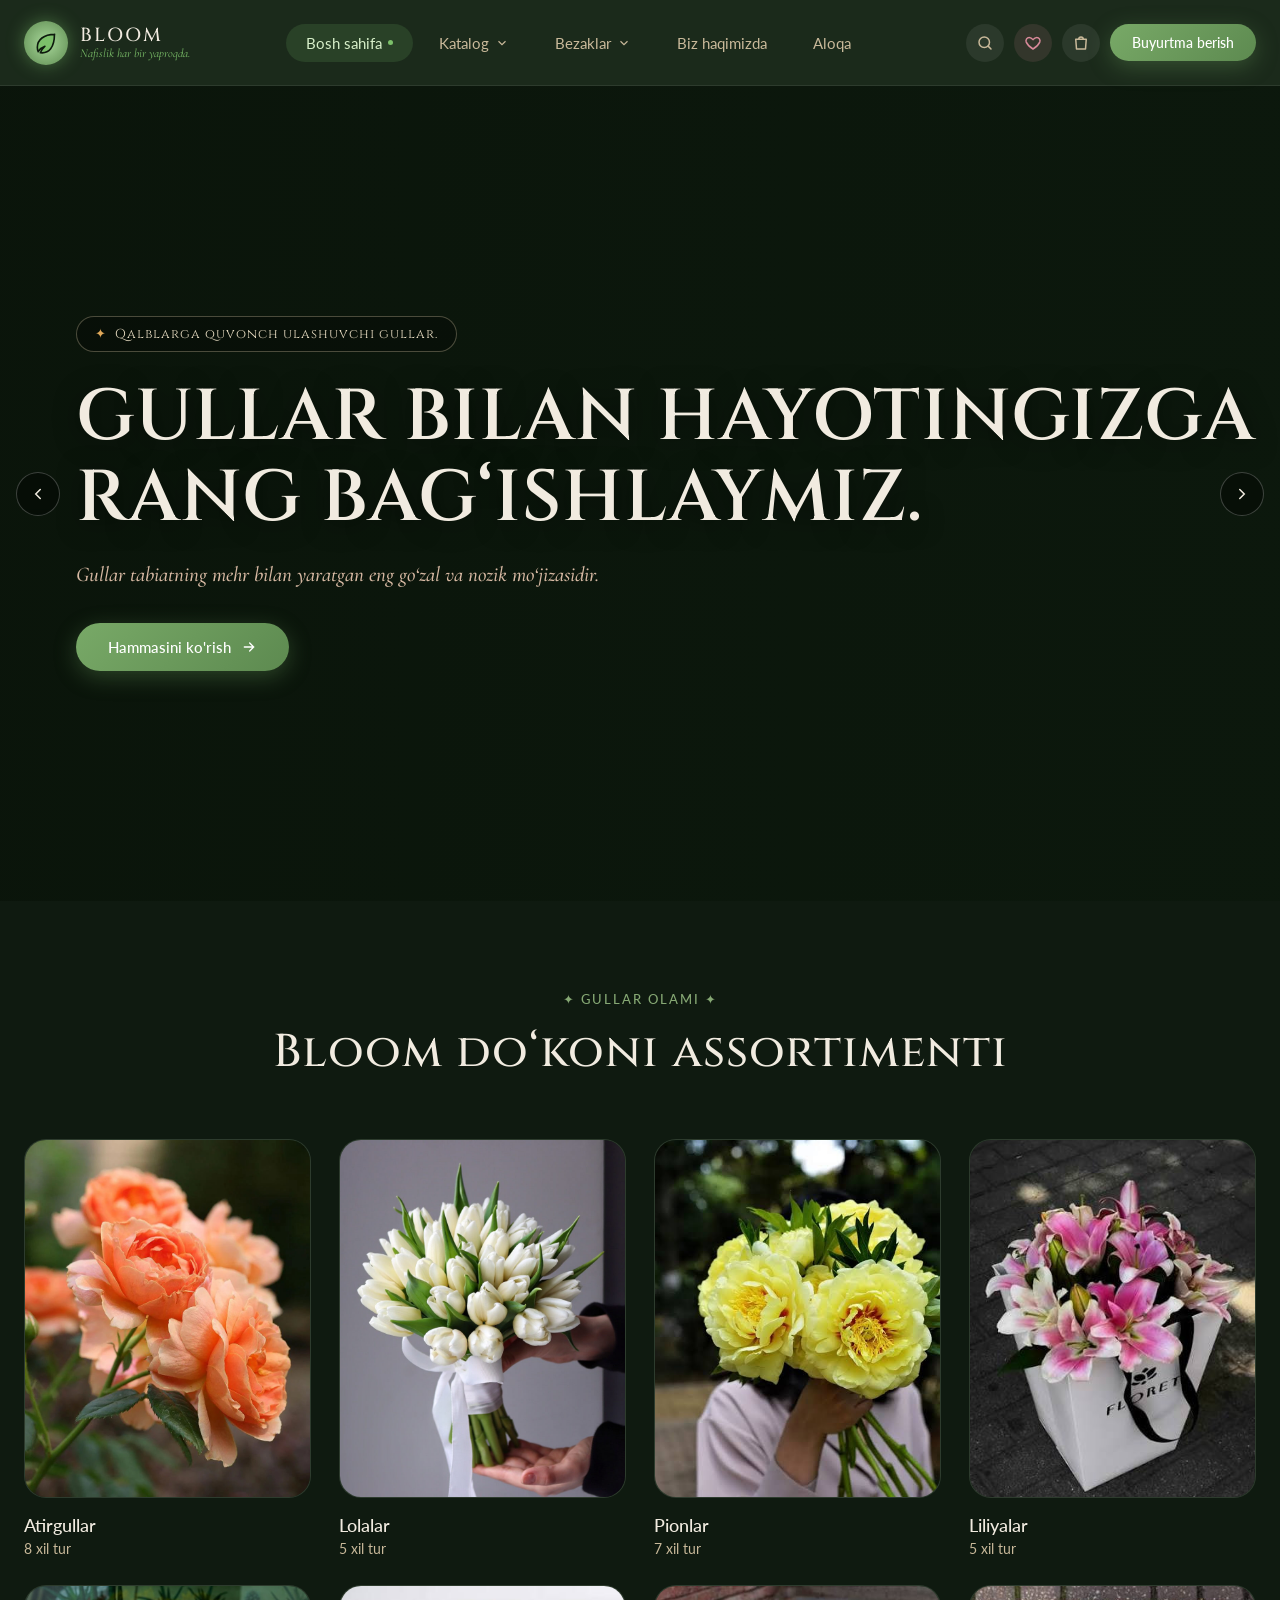
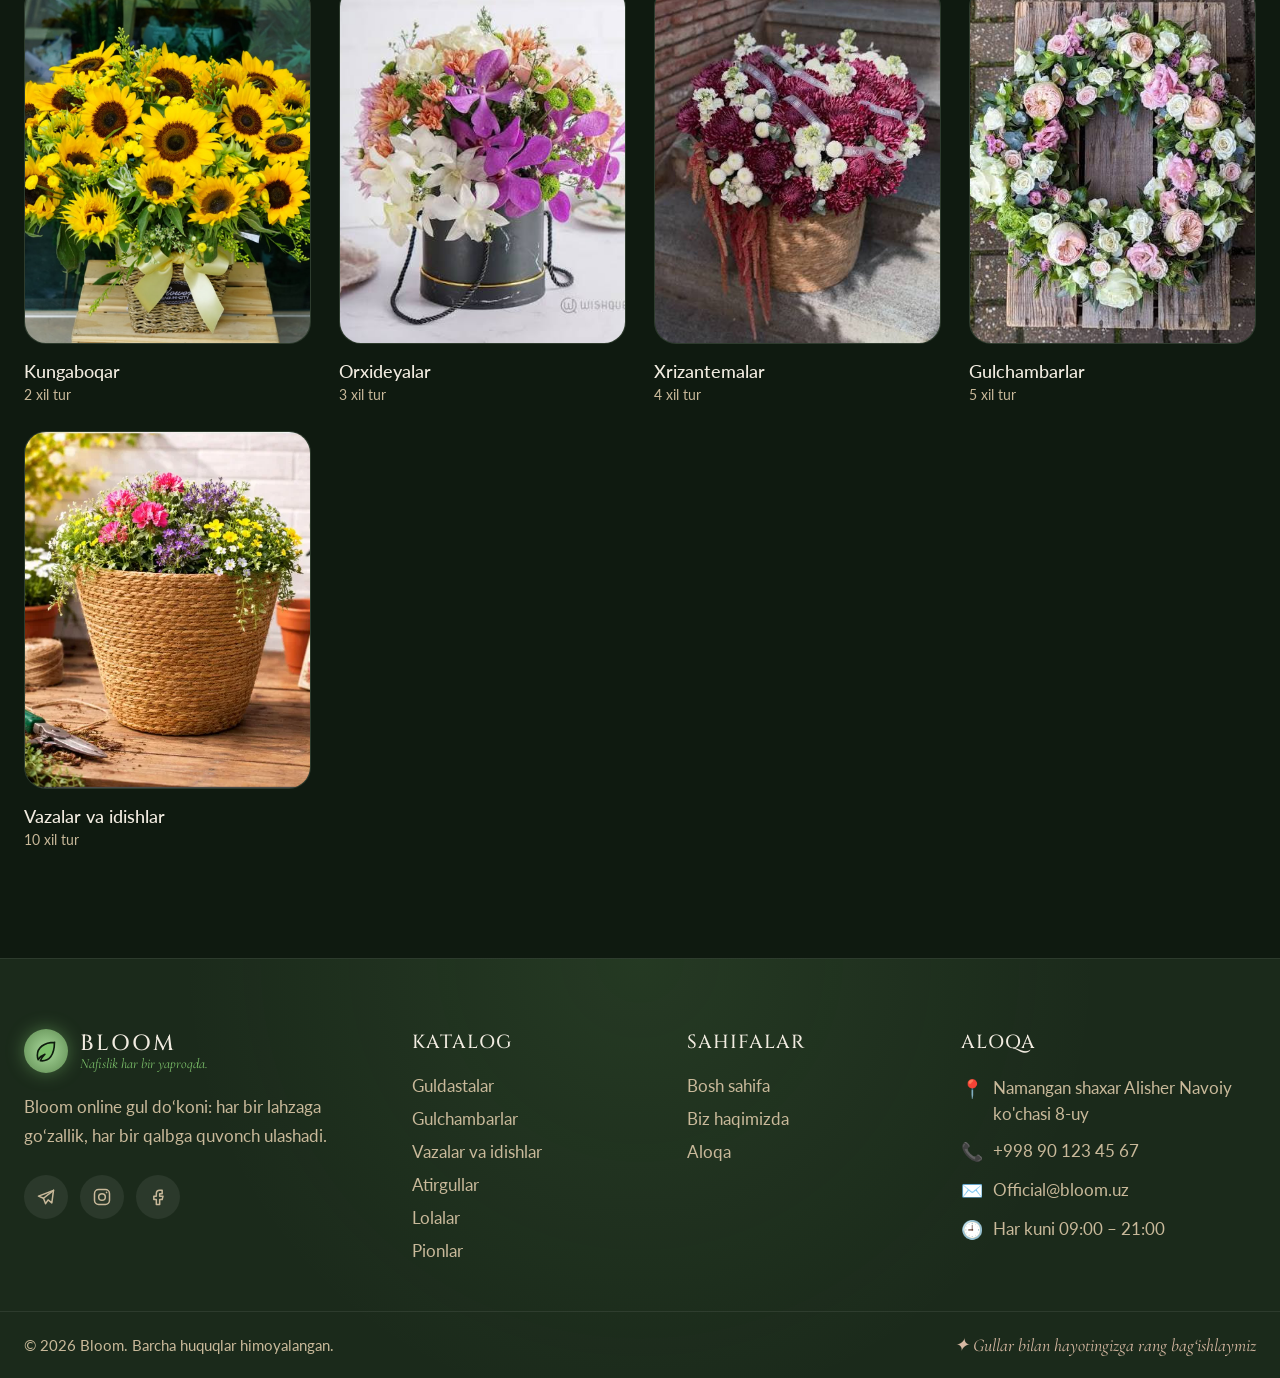
<file: index.html>
<!DOCTYPE html>
<html lang="uz">
<head>
  <meta charset="UTF-8">
  <meta name="viewport" content="width=device-width, initial-scale=1.0">
  <title> BLOOM </title>

  <link rel="preconnect" href="https://fonts.googleapis.com">
  <link rel="preconnect" href="https://fonts.gstatic.com" crossorigin>
  <link href="https://fonts.googleapis.com/css2?family=Cinzel:wght@500;600;700&family=Cormorant+Garamond:ital,wght@1,500;1,600&family=Lato:wght@400;500;700&display=swap" rel="stylesheet">
  <link rel="stylesheet" href="style.css">
</head>
<body>

  <!-- ===== HEADER ===== -->
  <header class="header">
    <div class="header-inner">

      <a href="index.html" class="logo">
        <span class="logo-icon">
          <svg viewBox="0 0 24 24" width="26" height="26" fill="#7cc06a" stroke="#0e1a0e" stroke-width="1.5" stroke-linecap="round" stroke-linejoin="round">
            <path d="M20 4C10 4 4 9 4 16c0 1.5.3 2.8.8 4C6 18 8 16 11 15c-2 2-3.500 4-4.200 6 8 1 13-5 13-17z"/>
          </svg>
        </span>
        <span class="logo-text">
          <strong> Bloom</strong>
          <em>Nafislik har bir yaproqda.</em>
        </span>
      </a>

      <button class="burger" id="burger" aria-label="Menyuni ochish">
        <span></span><span></span><span></span>
      </button>

      <nav class="nav" id="nav">
        <a href="index.html" class="nav-link active">Bosh sahifa <i class="dot"></i></a>

      <div class="has-sub">
  <a href="catalog.html#guldastalar" class="nav-link">Katalog
    <svg class="chev" viewBox="0 0 24 24" width="14" height="14" fill="none" stroke="currentColor" stroke-width="2"><path d="M6 9l6 6 6-6"/></svg>
  </a>
  <div class="submenu">
  <a href="catalog.html">Guldastalar</a>
  <a href="others.html">Boshqalar</a>
</div>
</div>

        <div class="has-sub">
          <a href="crafts.html" class="nav-link">Bezaklar
            <svg class="chev" viewBox="0 0 24 24" width="14" height="14" fill="none" stroke="currentColor" stroke-width="2"><path d="M6 9l6 6 6-6"/></svg>
          </a>
          <div class="submenu">
            <!-- <a href="crafts.html">Shamlar</a> -->
            <a href="crafts.html">Gulchambarlar</a>
          </div>
        </div>

       <a href="aboutUs.html" class="nav-link">Biz haqimizda</a>
       <a href="#" class="nav-link" id="open-contact">Aloqa</a>
      </nav>

      <div class="actions">
        <button id="open-search" class="icon-btn" aria-label="Qidirish">
          <svg viewBox="0 0 24 24" width="18" height="18" fill="none" stroke="currentColor" stroke-width="2" stroke-linecap="round"><circle cx="11" cy="11" r="7"/><path d="M20 20l-3.500-3.500"/></svg>
        </button>
        <button class="icon-btn heart" aria-label="Sevimlilar">
          <svg viewBox="0 0 24 24" width="18" height="18" fill="none" stroke="currentColor" stroke-width="2" stroke-linejoin="round"><path d="M12 20s-7-4.500-9-9.200C1.800 7.500 4 4.500 7 4.500c2 0 3.500 1.200 5 3 1.500-1.800 3-3 5-3 3 0 5.200 3 4 6.300C19 15.500 12 20 12 20z"/></svg>
        </button>
        <button class="icon-btn cart" aria-label="Savat">
          <svg viewBox="0 0 24 24" width="18" height="18" fill="none" stroke="currentColor" stroke-width="2" stroke-linejoin="round" stroke-linecap="round"><path d="M5 7h14l-1 13H6L5 7z"/><path d="M9 7a3 3 0 016 0"/></svg>
          <span class="badge" id="cart-count">3</span>
        </button>
        <a href="catalog.html" class="btn btn-green btn-sm">Buyurtma berish</a>
      </div>

    </div>
        </div>

  
  </header>


  </header>

  <!-- ===== HERO ===== -->
  <section class="hero">

    <!-- Fon rasmlari: har 2 soniyada almashadi -->
    <div class="slides">
      <div class="slide" style="background-image:url('images/hero1.jpg')"></div>
      <div class="slide" style="background-image:url('images/hero2.jpg')"></div>
      <div class="slide" style="background-image:url('images/hero3.jpg')"></div>
    </div>
    <div class="hero-overlay"></div>

    <button class="arrow arrow-left" id="prev" aria-label="Oldingi">
      <svg viewBox="0 0 24 24" width="18" height="18" fill="none" stroke="currentColor" stroke-width="2" stroke-linecap="round"><path d="M15 6l-6 6 6 6"/></svg>
    </button>
    <button class="arrow arrow-right" id="next" aria-label="Keyingi">
      <svg viewBox="0 0 24 24" width="18" height="18" fill="none" stroke="currentColor" stroke-width="2" stroke-linecap="round"><path d="M9 6l6 6-6 6"/></svg>
    </button>

    <div class="hero-content">
      <span class="tag"><b>✦</b> Qalblarga quvonch ulashuvchi gullar.</span>
      <h1 style="font-size:72px;">Gullar bilan hayotingizga <br> rang bag‘ishlaymiz.</h1>
      <p class="hero-sub">Gullar tabiatning mehr bilan yaratgan eng go‘zal va nozik mo‘jizasidir.</p>

      <div class="hero-btns">
    <a href="#kolleksiyalar" class="btn btn-green">Hammasini ko'rish
          <svg viewBox="0 0 24 24" width="16" height="16" fill="none" stroke="currentColor" stroke-width="2" stroke-linecap="round"><path d="M5 12h14M13 6l6 6-6 6"/></svg>
        </a>
        <!-- <a href="about.html" class="btn btn-outline">Hikoyamiz</a> -->
      </div>
    </div>
      <!-- ===== ALOQA OYNASI ===== -->
  <div class="modal" id="contact-modal">
    <div class="modal-box">
      <button class="modal-close" id="close-contact" aria-label="Yopish">✕</button>

      <h3>Biz bilan bog'laning</h3>
      <p class="modal-sub">Formani to'ldiring, tez orada siz bilan bog'lanamiz.</p>

      <form id="contact-form" novalidate>
        <div class="field">
          <label for="name">Ismingiz</label>
          <input type="text" id="name" name="name" placeholder="Ismingizni kiriting">
          <small class="error"></small>
        </div>

        <div class="field">
          <label for="phone">Telefon raqam</label>
          <input type="tel" id="phone" name="phone" placeholder="+998 90 123 45 67">
          <small class="error"></small>
        </div>

        <div class="field">
          <label for="message">Xabaringiz</label>
          <textarea id="message" name="message" rows="4" placeholder="Xabaringizni yozing..."></textarea>
          <small class="error"></small>
        </div>

        <button type="submit" class="btn btn-green">Yuborish</button>
        <p class="form-success" id="form-success">✓ Rahmat! Xabaringiz yuborildi.</p>
      </form>
    </div>
  </div>
  </section>








  

    <!-- ===== ASSORTIMENT ===== -->
  <section class="assort" id="kolleksiyalar">
    <div class="container">

      <div class="section-head light">
        <span class="eyebrow">✦ Gullar olami ✦</span>
        <h2>Bloom do‘koni assortimenti</h2>
      </div>

      <div class="assort-grid">
        <a href="catalog.html#atirgul" class="assort-card">
          <div class="assort-img"><img src="images/atirgul.jpg" alt="Atirgullar"></div>
          <h3>Atirgullar</h3><p>8 xil tur</p>
        </a>
        <a href="catalog.html#lola" class="assort-card">
          <div class="assort-img"><img src="images/lola.jpg" alt="Lolalar"></div>
          <h3>Lolalar</h3><p>5 xil tur</p>
        </a>
        <a href="catalog.html#pion" class="assort-card">
          <div class="assort-img"><img src="images/pion.jpg" alt="Pionlar"></div>
          <h3>Pionlar</h3><p>7 xil tur</p>
        </a>
        <a href="catalog.html#liliya" class="assort-card">
          <div class="assort-img"><img src="images/liliya.jpg" alt="Liliyalar"></div>
          <h3>Liliyalar</h3><p>5 xil tur</p>
        </a>
        <a href="catalog.html#kungaboqar" class="assort-card">
          <div class="assort-img"><img src="images/kungaboqar.jpg" alt="Kungaboqar"></div>
          <h3>Kungaboqar</h3><p>2 xil tur</p>
        </a>
        <a href="catalog.html#orxideya" class="assort-card">
          <div class="assort-img"><img src="images/orxideya.jpg" alt="Orxideyalar"></div>
          <h3>Orxideyalar</h3><p>3 xil tur</p>
        </a>
        <a href="catalog.html#xrizantema" class="assort-card">
          <div class="assort-img"><img src="images/xrizantema.jpg" alt="Xrizantemalar"></div>
          <h3>Xrizantemalar</h3><p>4 xil tur</p>
        </a>
        <a href="crafts.html" class="assort-card">
          <div class="assort-img"><img src="images/gulchambar.jpg" alt="Gulchambarlar"></div>
          <h3>Gulchambarlar</h3><p>5 xil tur</p>
        </a>
        <a href="others.html" class="assort-card">
          <div class="assort-img"><img src="images/idish9.jpg" alt="Vazalar va idishlar"></div>
          <h3>Vazalar va idishlar</h3><p>10 xil tur</p>
        </a>
      </div>

    </div>
  </section>





   

  <!-- ===== ALOQA OYNASI ===== -->
  <div class="modal" id="contact-modal">
    <div class="modal-box">
      <button class="modal-close" id="close-contact" aria-label="Yopish">✕</button>

      <h3>Biz bilan bog'laning</h3>
      <p class="modal-sub">Formani to'ldiring, tez orada siz bilan bog'lanamiz.</p>

      <form id="contact-form" novalidate>
        <div class="field">
          <label for="name">Ismingiz</label>
          <input type="text" id="name" name="name" placeholder="Ismingizni kiriting">
          <small class="error"></small>
        </div>

        <div class="field">
          <label for="phone">Telefon raqam</label>
          <input type="tel" id="phone" name="phone" placeholder="+998 90 123 45 67">
          <small class="error"></small>
        </div>

        <div class="field">
          <label for="message">Xabaringiz</label>
          <textarea id="message" name="message" rows="4" placeholder="Xabaringizni yozing..."></textarea>
          <small class="error"></small>
        </div>

        <button type="submit" class="btn btn-green">Yuborish</button>
        <p class="form-success" id="form-success">✓ Rahmat! Xabaringiz yuborildi.</p>
      </form>
    </div>
  </div>








  <!-- ===== FOOTER ===== -->
  <footer class="ft">
    <div class="ft-inner">

      <div class="ft-col ft-brand">
        <a href="index.html" class="ft-logo">
          <span class="logo-icon">
            <svg viewBox="0 0 24 24" width="26" height="26" fill="#7cc06a" stroke="#0e1a0e" stroke-width="1.5" stroke-linecap="round" stroke-linejoin="round">
              <path d="M20 4C10 4 4 9 4 16c0 1.5.3 2.8.8 4C6 18 8 16 11 15c-2 2-3.500 4-4.200 6 8 1 13-5 13-17z"/>
            </svg>
          </span>
          <span class="ft-logo-text">
            <strong>Bloom</strong>
            <em>Nafislik har bir yaproqda.</em>
          </span>
        </a>
        <p>Bloom online gul do‘koni: har bir lahzaga go‘zallik, har bir qalbga quvonch ulashadi.</p>

        <div class="ft-social">
          <a href="#" aria-label="Telegram">
            <svg viewBox="0 0 24 24" width="20" height="20" fill="none" stroke="currentColor" stroke-width="1.8" stroke-linejoin="round" stroke-linecap="round"><path d="M21 4L3 11l6 2.500L11.500 20l3-4.500L19 19z"/><path d="M9 13.500L21 4"/></svg>
          </a>
          <a href="#" aria-label="Instagram">
            <svg viewBox="0 0 24 24" width="20" height="20" fill="none" stroke="currentColor" stroke-width="1.8"><rect x="3" y="3" width="18" height="18" rx="5"/><circle cx="12" cy="12" r="4"/><circle cx="17.500" cy="6.500" r="1" fill="currentColor" stroke="none"/></svg>
          </a>
          <a href="#" aria-label="Facebook">
            <svg viewBox="0 0 24 24" width="20" height="20" fill="none" stroke="currentColor" stroke-width="1.8" stroke-linecap="round" stroke-linejoin="round"><path d="M14 8h3V4h-3a4 4 0 00-4 4v3H7v4h3v6h4v-6h3l1-4h-4V8z"/></svg>
          </a>
        </div>
      </div>

      <div class="ft-col">
        <h4>Katalog</h4>
        <ul>
          <li><a href="catalog.html">Guldastalar</a></li>
          <li><a href="crafts.html">Gulchambarlar</a></li>
          <li><a href="others.html">Vazalar va idishlar</a></li>
          <li><a href="catalog.html#atirgul">Atirgullar</a></li>
          <li><a href="catalog.html#lola">Lolalar</a></li>
          <li><a href="catalog.html#pion">Pionlar</a></li>
        </ul>
      </div>

      <div class="ft-col">
        <h4>Sahifalar</h4>
        <ul>
          <li><a href="index.html">Bosh sahifa</a></li>
          <li><a href="aboutUs.html">Biz haqimizda</a></li>
          <li><a href="#" data-open-contact>Aloqa</a></li>
        </ul>
      </div>

      <div class="ft-col">
        <h4>Aloqa</h4>
        <ul class="ft-contact">
          <li><span>📍</span> Namangan shaxar Alisher Navoiy ko'chasi 8-uy</li>
          <li><span>📞</span> <a href="tel:+998901234567">+998 90 123 45 67</a></li>
          <li><span>✉️</span> <a href="mailto:info@bloom.uz">Official@bloom.uz</a></li>
          <li><span>🕘</span> Har kuni 09:00 – 21:00</li>
        </ul>
      </div>

    </div>

    <div class="ft-bottom">
      <p>© <span data-year>2026</span> Bloom. Barcha huquqlar himoyalangan.</p>
      <p class="ft-note">✦ Gullar bilan hayotingizga rang bag‘ishlaymiz</p>
    </div>
  </footer>









  

   <script src="app.js"></script>
<script src="order.js"></script>
<script src="search.js"></script>
<script src="cart.js"></script>
</body>
</html>
</file>
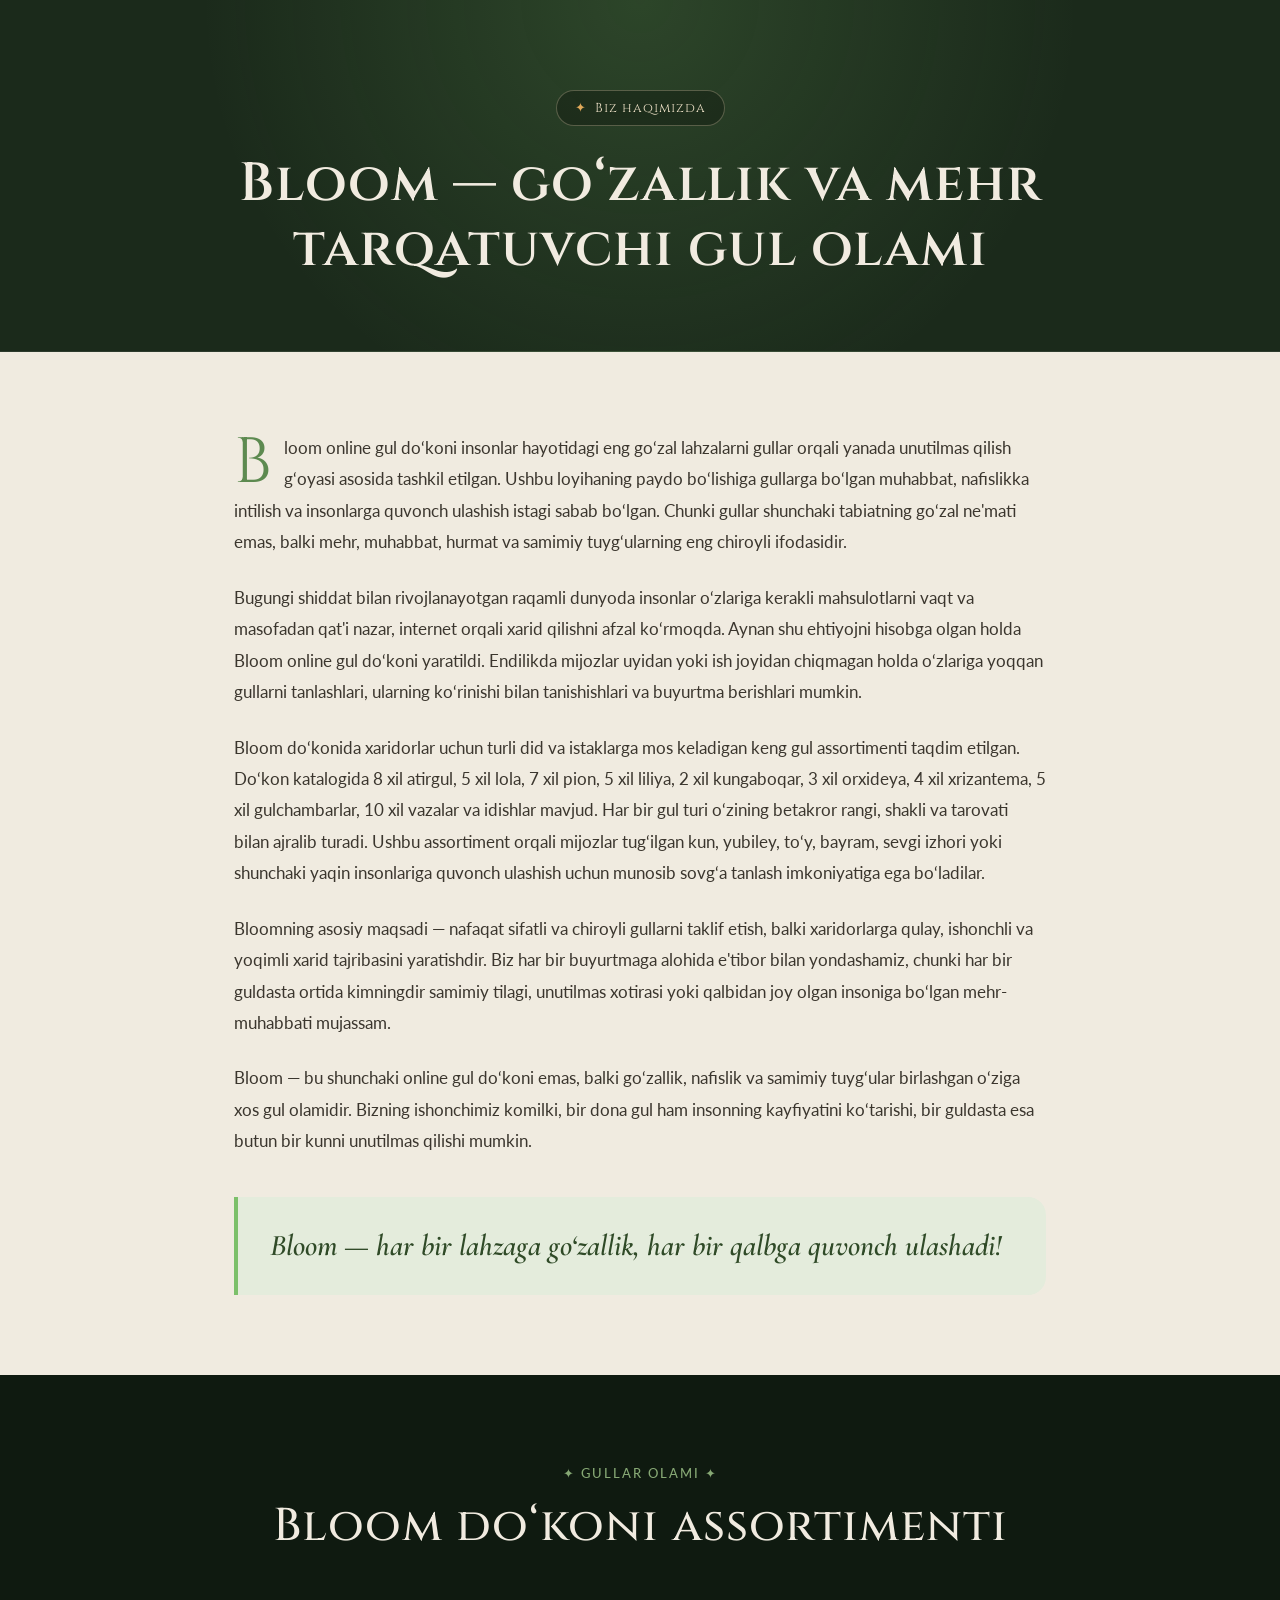
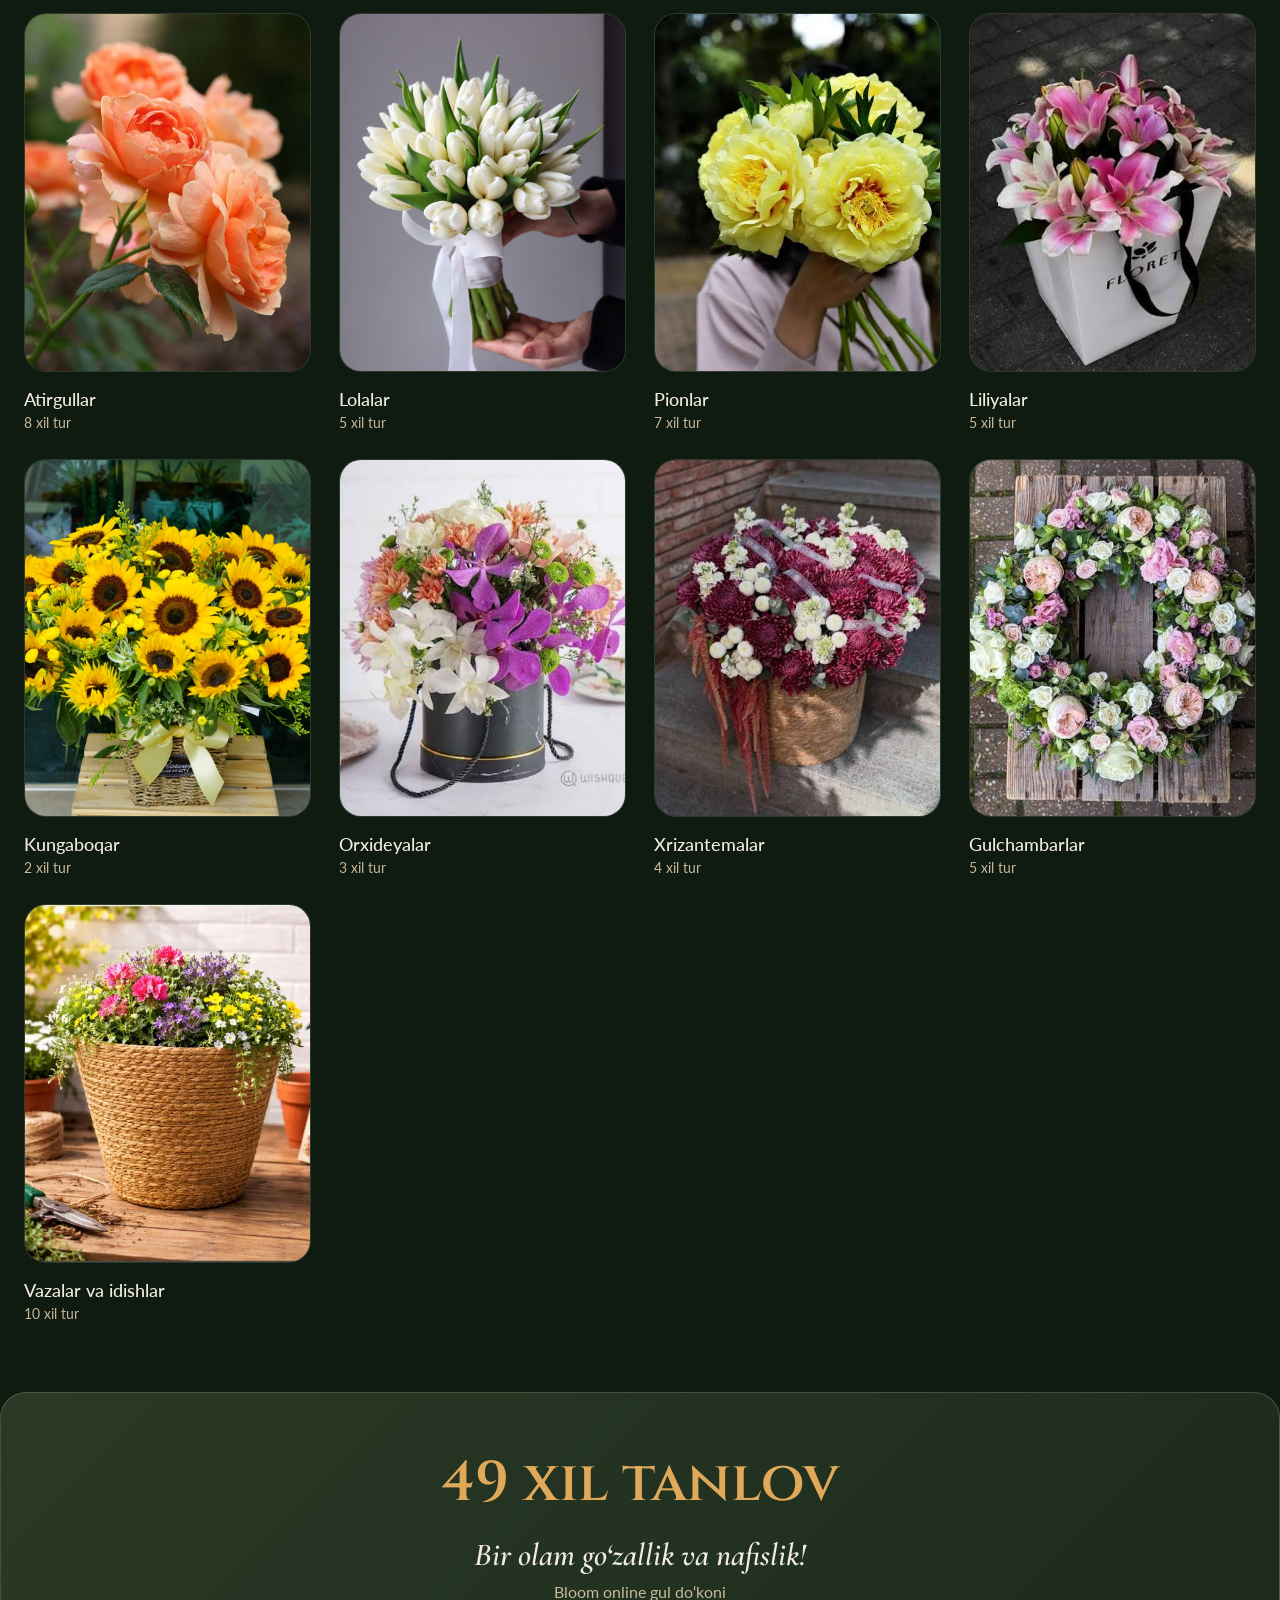
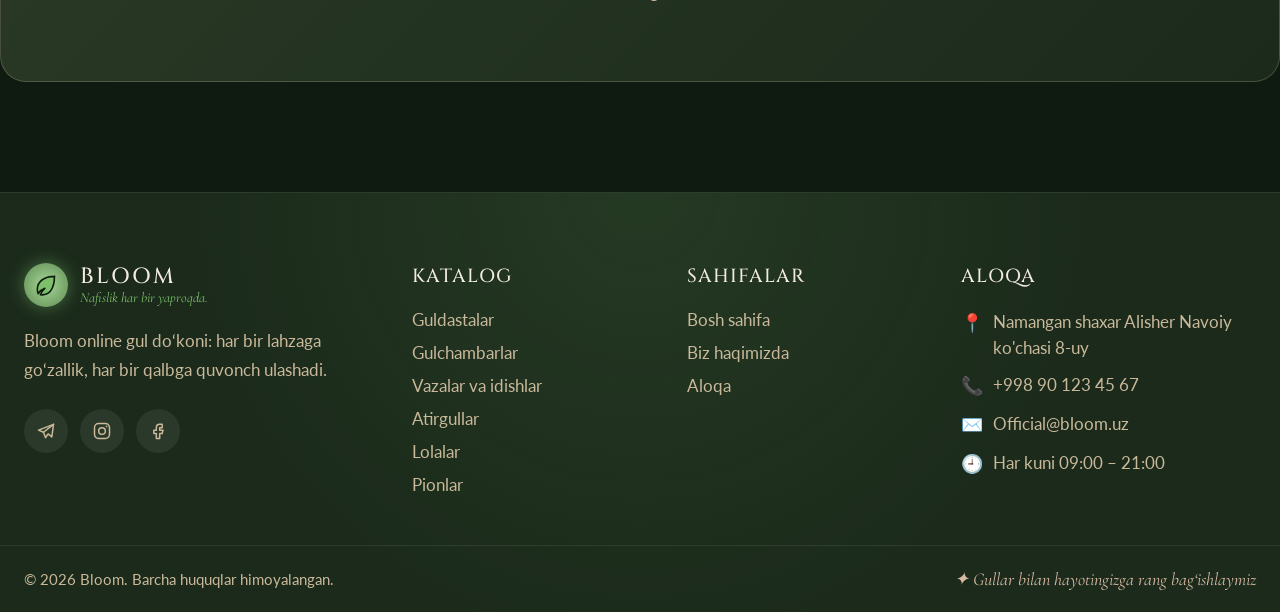
<file: aboutUs.html>
<!DOCTYPE html>
<html lang="uz">
<head>
  <meta charset="UTF-8">
  <meta name="viewport" content="width=device-width, initial-scale=1.0">
  <title>Biz haqimizda — Bloom</title>
  <link rel="preconnect" href="https://fonts.googleapis.com">
  <link rel="preconnect" href="https://fonts.gstatic.com" crossorigin>
  <link href="https://fonts.googleapis.com/css2?family=Cinzel:wght@500;600;700&family=Cormorant+Garamond:ital,wght@1,500;1,600&family=Lato:wght@400;500;700&display=swap" rel="stylesheet">
  <link rel="stylesheet" href="style.css">
</head>
<body>

  <!-- ===== HEADER: index.html dagi <header> ... </header> ni shu yerga qo'ying ===== -->


  <!-- ===== SARLAVHA ===== -->
  <section class="about-hero">
    <div class="container">
      <span class="tag"><b>✦</b> Biz haqimizda</span>
      <h1>Bloom — go‘zallik va mehr tarqatuvchi gul olami</h1>
    </div>
  </section>

  <!-- ===== HIKOYAMIZ ===== -->
  <section class="about-story">
    <div class="container story-inner">

      <p>Bloom online gul do‘koni insonlar hayotidagi eng go‘zal lahzalarni gullar orqali yanada unutilmas qilish g‘oyasi asosida tashkil etilgan. Ushbu loyihaning paydo bo‘lishiga gullarga bo‘lgan muhabbat, nafislikka intilish va insonlarga quvonch ulashish istagi sabab bo‘lgan. Chunki gullar shunchaki tabiatning go‘zal ne'mati emas, balki mehr, muhabbat, hurmat va samimiy tuyg‘ularning eng chiroyli ifodasidir.</p>

      <p>Bugungi shiddat bilan rivojlanayotgan raqamli dunyoda insonlar o‘zlariga kerakli mahsulotlarni vaqt va masofadan qat'i nazar, internet orqali xarid qilishni afzal ko‘rmoqda. Aynan shu ehtiyojni hisobga olgan holda Bloom online gul do‘koni yaratildi. Endilikda mijozlar uyidan yoki ish joyidan chiqmagan holda o‘zlariga yoqqan gullarni tanlashlari, ularning ko‘rinishi bilan tanishishlari va buyurtma berishlari mumkin.</p>

      <p>Bloom do‘konida xaridorlar uchun turli did va istaklarga mos keladigan keng gul assortimenti taqdim etilgan. Do‘kon katalogida 8 xil atirgul, 5 xil lola, 7 xil pion, 5 xil liliya, 2 xil kungaboqar, 3 xil orxideya, 4 xil xrizantema, 5 xil gulchambarlar, 10 xil vazalar va idishlar mavjud. Har bir gul turi o‘zining betakror rangi, shakli va tarovati bilan ajralib turadi. Ushbu assortiment orqali mijozlar tug‘ilgan kun, yubiley, to‘y, bayram, sevgi izhori yoki shunchaki yaqin insonlariga quvonch ulashish uchun munosib sovg‘a tanlash imkoniyatiga ega bo‘ladilar.</p>

      <p>Bloomning asosiy maqsadi — nafaqat sifatli va chiroyli gullarni taklif etish, balki xaridorlarga qulay, ishonchli va yoqimli xarid tajribasini yaratishdir. Biz har bir buyurtmaga alohida e'tibor bilan yondashamiz, chunki har bir guldasta ortida kimningdir samimiy tilagi, unutilmas xotirasi yoki qalbidan joy olgan insoniga bo‘lgan mehr-muhabbati mujassam.</p>

      <p>Bloom — bu shunchaki online gul do‘koni emas, balki go‘zallik, nafislik va samimiy tuyg‘ular birlashgan o‘ziga xos gul olamidir. Bizning ishonchimiz komilki, bir dona gul ham insonning kayfiyatini ko‘tarishi, bir guldasta esa butun bir kunni unutilmas qilishi mumkin.</p>

      <blockquote class="story-quote">Bloom — har bir lahzaga go‘zallik, har bir qalbga quvonch ulashadi!</blockquote>

    </div>
  </section>

  <!-- ===== ASSORTIMENT ===== -->
  <section class="assort">
    <div class="container">

      <div class="section-head light">
        <span class="eyebrow">✦ Gullar olami ✦</span>
        <h2>Bloom do‘koni assortimenti</h2>
      </div>

      <div class="assort-grid">
        <a  class="assort-card">
          <div class="assort-img"><img src="images/atirgul.jpg" alt="Atirgullar"></div>
          <h3>Atirgullar</h3><p>8 xil tur</p>
        </a>
        <a  class="assort-card">
          <div class="assort-img"><img src="images/lola.jpg" alt="Lolalar"></div>
          <h3>Lolalar</h3><p>5 xil tur</p>
        </a>
        <a  class="assort-card">
          <div class="assort-img"><img src="images/pion.jpg" alt="Pionlar"></div>
          <h3>Pionlar</h3><p>7 xil tur</p>
        </a>
        <a  class="assort-card">
          <div class="assort-img"><img src="images/liliya.jpg" alt="Liliyalar"></div>
          <h3>Liliyalar</h3><p>5 xil tur</p>
        </a>
        <a  class="assort-card">
          <div class="assort-img"><img src="images/kungaboqar.jpg" alt="Kungaboqar"></div>
          <h3>Kungaboqar</h3><p>2 xil tur</p>
        </a>
        <a  class="assort-card">
          <div class="assort-img"><img src="images/orxideya.jpg" alt="Orxideyalar"></div>
          <h3>Orxideyalar</h3><p>3 xil tur</p>
        </a>
        <a class="assort-card">
          <div class="assort-img"><img src="images/xrizantema.jpg" alt="Xrizantemalar"></div>
          <h3>Xrizantemalar</h3><p>4 xil tur</p>
        </a>
        <a class="assort-card">
          <div class="assort-img"><img src="images/gulchambar.jpg" alt="Gulchambarlar"></div>
          <h3>Gulchambarlar</h3><p>5 xil tur</p>
        </a>
            <a class="assort-card">
          <div class="assort-img"><img src="images/idish9.jpg" alt="Vazalar va idishlar"></div>
          <h3>Vazalar va idishlar</h3><p>10 xil tur</p>
        </a>
      </div>
      </div>
          

    
          

      <div class="about-cta">
        <strong class="cta-number">49 xil tanlov</strong>
        <h3>Bir olam go‘zallik va nafislik!</h3>
        <p>Bloom online gul do‘koni</p>
      
      </div>

    </div>
  </section>











    <!-- ===== FOOTER ===== -->
  <footer class="ft">
    <div class="ft-inner">

      <div class="ft-col ft-brand">
        <a href="index.html" class="ft-logo">
          <span class="logo-icon">
            <svg viewBox="0 0 24 24" width="26" height="26" fill="#7cc06a" stroke="#0e1a0e" stroke-width="1.5" stroke-linecap="round" stroke-linejoin="round">
              <path d="M20 4C10 4 4 9 4 16c0 1.5.3 2.8.8 4C6 18 8 16 11 15c-2 2-3.500 4-4.200 6 8 1 13-5 13-17z"/>
            </svg>
          </span>
          <span class="ft-logo-text">
            <strong>Bloom</strong>
            <em>Nafislik har bir yaproqda.</em>
          </span>
        </a>
        <p>Bloom online gul do‘koni: har bir lahzaga go‘zallik, har bir qalbga quvonch ulashadi.</p>

        <div class="ft-social">
          <a href="#" aria-label="Telegram">
            <svg viewBox="0 0 24 24" width="20" height="20" fill="none" stroke="currentColor" stroke-width="1.8" stroke-linejoin="round" stroke-linecap="round"><path d="M21 4L3 11l6 2.500L11.500 20l3-4.500L19 19z"/><path d="M9 13.500L21 4"/></svg>
          </a>
          <a href="#" aria-label="Instagram">
            <svg viewBox="0 0 24 24" width="20" height="20" fill="none" stroke="currentColor" stroke-width="1.8"><rect x="3" y="3" width="18" height="18" rx="5"/><circle cx="12" cy="12" r="4"/><circle cx="17.500" cy="6.500" r="1" fill="currentColor" stroke="none"/></svg>
          </a>
          <a href="#" aria-label="Facebook">
            <svg viewBox="0 0 24 24" width="20" height="20" fill="none" stroke="currentColor" stroke-width="1.8" stroke-linecap="round" stroke-linejoin="round"><path d="M14 8h3V4h-3a4 4 0 00-4 4v3H7v4h3v6h4v-6h3l1-4h-4V8z"/></svg>
          </a>
        </div>
      </div>

      <div class="ft-col">
        <h4>Katalog</h4>
        <ul>
          <li><a href="catalog.html">Guldastalar</a></li>
          <li><a href="crafts.html">Gulchambarlar</a></li>
          <li><a href="others.html">Vazalar va idishlar</a></li>
          <li><a href="catalog.html#atirgul">Atirgullar</a></li>
          <li><a href="catalog.html#lola">Lolalar</a></li>
          <li><a href="catalog.html#pion">Pionlar</a></li>
        </ul>
      </div>

      <div class="ft-col">
        <h4>Sahifalar</h4>
        <ul>
          <li><a href="index.html">Bosh sahifa</a></li>
          <li><a href="aboutUs.html">Biz haqimizda</a></li>
          <li><a href="#" data-open-contact>Aloqa</a></li>
        </ul>
      </div>

      <div class="ft-col">
        <h4>Aloqa</h4>
        <ul class="ft-contact">
         <li><span>📍</span>Namangan shaxar Alisher Navoiy ko'chasi 8-uy</li>
          <li><span>📞</span> <a href="tel:+998901234567">+998 90 123 45 67</a></li>
          <li><span>✉️</span> <a href="mailto:info@bloom.uz">Official@bloom.uz</a></li>
          <li><span>🕘</span> Har kuni 09:00 – 21:00</li>
        </ul>
      </div>

    </div>

    <div class="ft-bottom">
      <p>© <span data-year>2026</span> Bloom. Barcha huquqlar himoyalangan.</p>
      <p class="ft-note">✦ Gullar bilan hayotingizga rang bag‘ishlaymiz</p>
    </div>
  </footer>

  <!-- ===== ALOQA OYNASI: index.html dagi <div class="modal"> ... </div> ni shu yerga qo'ying ===== -->
<script src="app.js"></script>
<script src="order.js"></script>
<script src="search.js"></script>
<script src="cart.js"></script>
</body>
</html>
</file>
<file: style.css>
/* ===== UMUMIY ===== */
*,
*::before,
*::after { margin: 0; padding: 0; box-sizing: border-box; }

:root {
  --bg: #1b2a1b;
  --bg-dark: #0f1a10;
  --green: #6a9a5b;
  --green-light: #7cc06a;
  --cream: #f1ebe0;
  --gold: #e0a95a;
  --beige: #c9b99a;
  --pink: #d98a9a;
  --line: rgba(255, 255, 255, 0.08);
}

html { scroll-behavior: smooth; }

body {
  font-family: 'Lato', sans-serif;
  background: var(--bg-dark);
  color: var(--cream);
}

a { text-decoration: none; color: inherit; }
button { font-family: inherit; cursor: pointer; border: none; background: none; color: inherit; }

/* ===== TUGMALAR ===== */
.btn {
  display: inline-flex;
  align-items: center;
  gap: 10px;
  padding: 15px 32px;
  border-radius: 40px;
  font-size: 15px;
  font-weight: 500;
  transition: transform .25s, box-shadow .25s, background .25s;
}
.btn-sm { padding: 10px 22px; font-size: 14px; }

.btn-green {
  background: linear-gradient(135deg, #78a967, #5d8a50);
  color: #fff;
  box-shadow: 0 6px 22px rgba(106, 154, 91, .35);
}
.btn-green:hover { transform: translateY(-2px); box-shadow: 0 10px 28px rgba(106, 154, 91, .55); }

.btn-outline {
  border: 1px solid rgba(201, 185, 154, .45);
  color: var(--beige);
  background: rgba(0, 0, 0, .15);
}
.btn-outline:hover { background: rgba(201, 185, 154, .15); transform: translateY(-2px); }

/* ===== HEADER ===== */
.header {
  position: sticky;
  top: 0;
  z-index: 100;
  background: var(--bg);
  border-bottom: 1px solid var(--line);
}
.header-inner {
  max-width: 1280px;
  height: 85px;
  margin: 0 auto;
  padding: 0 24px;
  display: flex;
  align-items: center;
  justify-content: space-between;
  gap: 24px;
}

/* Logo */
.logo { display: flex; align-items: center; gap: 12px; }
.logo-icon {
  width: 44px; height: 44px;
  border-radius: 50%;
  background: radial-gradient(circle, #a8d89a, #5d8a50);
  display: grid; place-items: center;
  box-shadow: 0 0 18px rgba(124, 192, 106, .45);
}
.logo-text { display: flex; flex-direction: column; line-height: 1.15; }
.logo-text strong {
  font-family: 'Cinzel', serif;
  font-weight: 500;
  font-size: 19px;
  letter-spacing: 2px;
  text-transform: uppercase;
  color: var(--cream);
}
.logo-text em {
  font-family: 'Cormorant Garamond', serif;
  font-size: 12px;
  color: var(--green-light);
}

/* Menyu */
.nav { display: flex; align-items: center; gap: 6px; }
.nav-link {
  display: inline-flex;
  align-items: center;
  gap: 6px;
  padding: 10px 20px;
  border-radius: 30px;
  font-size: 15px;
  color: var(--beige);
  transition: background .25s, color .25s;
}
.nav-link:hover { color: var(--cream); background: rgba(255, 255, 255, .06); }
.nav-link.active { background: rgba(124, 192, 106, .15); color: #d7efc9; }
.nav-link .dot {
  width: 5px; height: 5px;
  border-radius: 50%;
  background: var(--green-light);
}
.chev { transition: transform .25s; }

/* Ochiluvchi menyu */
.has-sub { position: relative; }
.has-sub:hover .chev { transform: rotate(180deg); }
.submenu {
  position: absolute;
  top: 100%;
  left: 0;
  min-width: 190px;
  padding: 8px;
  background: #223322;
  border: 1px solid var(--line);
  border-radius: 14px;
  box-shadow: 0 14px 30px rgba(0, 0, 0, .4);
  opacity: 0;
  visibility: hidden;
  transform: translateY(8px);
  transition: all .25s;
}
.has-sub:hover .submenu { opacity: 1; visibility: visible; transform: translateY(0); }
.submenu a {
  display: block;
  padding: 10px 14px;
  border-radius: 10px;
  font-size: 14px;
  color: var(--beige);
}
.submenu a:hover { background: rgba(124, 192, 106, .15); color: var(--cream); }

/* O'ng tomon tugmalari */
.actions { display: flex; align-items: center; gap: 10px; }
.icon-btn {
  position: relative;
  width: 38px; height: 38px;
  border-radius: 50%;
  display: grid; place-items: center;
  background: rgba(255, 255, 255, .07);
  color: var(--beige);
  transition: background .25s, color .25s;
}
.icon-btn:hover { background: rgba(255, 255, 255, .15); color: #fff; }
.icon-btn.heart { color: var(--pink); background: rgba(217, 138, 154, .12); }
.badge {
  position: absolute;
  top: -5px; right: -5px;
  min-width: 18px; height: 18px;
  padding: 0 4px;
  border-radius: 50%;
  background: var(--pink);
  color: #fff;
  font-size: 11px;
  font-weight: 700;
  display: grid; place-items: center;
}

/* Burger (telefon uchun) */
.burger { display: none; width: 40px; height: 40px; flex-direction: column; justify-content: center; gap: 5px; align-items: center; }
.burger span { width: 22px; height: 2px; background: var(--cream); border-radius: 2px; transition: .3s; }

/* ===== HERO ===== */
.hero {
  position: relative;
  height: calc(100vh - 85px);
  min-height: 540px;
  overflow: hidden;
  display: flex;
  align-items: center;
}

/* Rasmlar almashishi: 3 ta rasm x 2 soniya = 6 soniyalik sikl */
.slides { position: absolute; inset: 0; }
.slide {
  position: absolute;
  inset: 0;
  background-size: cover;
  background-position: center;
  opacity: 0;
  animation: slayd 6s infinite;
}
.slide:nth-child(1) { animation-delay: 0s; }
.slide:nth-child(2) { animation-delay: 2s; }
.slide:nth-child(3) { animation-delay: 4s; }

@keyframes slayd {
  0%   { opacity: 0; transform: scale(1.08); }
  6%   { opacity: 1; }
  33%  { opacity: 1; }
  40%  { opacity: 0; }
  100% { opacity: 0; transform: scale(1); }
}

/* Qorong'i qatlam (matn yaxshi o'qilishi uchun) */
.hero-overlay {
  position: absolute;
  inset: 0;
  background:
    linear-gradient(90deg, rgba(10, 20, 10, .88) 0%, rgba(10, 20, 10, .55) 50%, rgba(10, 20, 10, .35) 100%),
    rgba(10, 25, 10, .25);
}

/* Matn */
.hero-content {
  position: relative;
  z-index: 2;
  max-width: 1280px;
  width: 100%;
  margin: 0 auto;
  padding: 0 24px 0 76px;
}
.tag {
  display: inline-flex;
  align-items: center;
  gap: 8px;
  padding: 8px 18px;
  border: 1px solid rgba(201, 185, 154, .35);
  border-radius: 30px;
  background: rgba(0, 0, 0, .25);
  font-family: 'Cinzel', serif;
  font-size: 13px;
  letter-spacing: 1px;
  color: #e8dcc2;
}
.tag b { color: var(--gold); font-weight: 400; }

.hero h1 {
  margin: 26px 0 22px;
  font-family: 'Cinzel', serif;
  font-weight: 600;
  font-size: clamp(38px, 5.600vw, 76px);
  line-height: 1.12;
  letter-spacing: 1px;
  text-transform: uppercase;
  color: var(--cream);
  text-shadow: 0 4px 24px rgba(0, 0, 0, .5);
}
.hero-sub {
  font-family: 'Cormorant Garamond', serif;
  font-style: italic;
  font-weight: 500;
  font-size: 21px;
  color: #d7b9a3;
  margin-bottom: 36px;
}
.hero-btns { display: flex; flex-wrap: wrap; gap: 16px; }

/* O'q tugmalari */
.arrow {
  position: absolute;
  top: 50%;
  z-index: 3;
  transform: translateY(-50%);
  width: 44px; height: 44px;
  border-radius: 50%;
  display: grid; place-items: center;
  background: rgba(0, 0, 0, .35);
  border: 1px solid rgba(255, 255, 255, .22);
  color: var(--cream);
  backdrop-filter: blur(4px);
  transition: background .25s;
}
.arrow:hover { background: rgba(124, 192, 106, .4); }
.arrow-left { left: 16px; }
.arrow-right { right: 16px; }

/* ===== TELEFON VA PLANSHET ===== */
@media (max-width: 1050px) {
  .burger { display: flex; order: 3; }
  .actions { margin-left: auto; }
  .actions .btn { display: none; }

  .nav {
    position: absolute;
    top: 85px; left: 0; right: 0;
    flex-direction: column;
    align-items: stretch;
    gap: 2px;
    padding: 14px 20px 20px;
    background: var(--bg);
    border-bottom: 1px solid var(--line);
    display: none;
  }
  .nav.open { display: flex; }
  .submenu { position: static; opacity: 1; visibility: visible; transform: none; box-shadow: none; background: transparent; border: none; padding: 0 0 0 16px; }
  .has-sub .chev { display: none; }
}

@media (max-width: 600px) {
  .logo-text em { display: none; }
  .hero-content { padding: 0 24px; }
  .hero-sub { font-size: 18px; }
  .arrow { display: none; }
}







/* ===== KOLLEKSIYALAR ===== */
.collections {
  position: relative;
  padding: 90px 0 110px;
  background: #f0ebe0;
  color: #1c1a17;
  scroll-margin-top: 85px;
}
/* pastdagi nuqtali chiziq */
.collections::after {
  content: "";
  position: absolute;
  left: 0; right: 0; bottom: 0;
  height: 22px;
  background:
    radial-gradient(circle, rgba(120, 100, 70, .35) 1.5px, transparent 2px) 0 50% / 34px 22px repeat-x,
    #e9e2d2;
}

.container { max-width: 1280px; margin: 0 auto; padding: 0 24px; }

.section-head { text-align: center; margin-bottom: 56px; }
.eyebrow {
  display: block;
  margin-bottom: 14px;
  font-size: 13px;
  font-weight: 500;
  letter-spacing: 2px;
  text-transform: uppercase;
  color: #86a874;
}
.section-head h2 {
  font-family: 'Cinzel', serif;
  font-weight: 500;
  font-size: clamp(28px, 3.800vw, 46px);
  letter-spacing: 1px;
  color: #1c1a17;
}

/* 4 ustun x 2 qator */
.collection-grid {
  display: grid;
  grid-template-columns: repeat(4, 1fr);
  gap: 24px;
}

.collection-card {
  display: flex;
  flex-direction: column;
  align-items: center;
  justify-content: center;
  padding: 48px 20px 40px;
  border: 1px solid var(--bd);
  border-radius: 22px;
  background: var(--bgc);
  text-align: center;
  transition: transform .3s, box-shadow .3s;
}
.collection-card:hover {
  transform: translateY(-8px);
  box-shadow: 0 18px 34px rgba(60, 50, 30, .16);
}

.c-icon {
  font-size: 52px;
  line-height: 1;
  margin-bottom: 20px;
  transition: transform .3s;
}
.collection-card:hover .c-icon { transform: scale(1.18) rotate(-6deg); }

.collection-card h3 {
  font-size: 18px;
  font-weight: 500;
  color: #1c1a17;
  margin-bottom: 8px;
}
.collection-card p { font-size: 14px; color: #7a746a; }

/* ranglar */
.c-pink   { --bgc: #f6dde3; --bd: #e9a9b8; }
.c-peach  { --bgc: #fbe6d9; --bd: #eab99a; }
.c-purple { --bgc: #ecdff0; --bd: #bf9fcb; }
.c-blue   { --bgc: #dfe7f1; --bd: #a3b8d6; }
.c-gold   { --bgc: #f0e6d2; --bd: #cfae6e; }
.c-lilac  { --bgc: #e6e0f3; --bd: #aa9dd3; }
.c-yellow { --bgc: #f6efcf; --bd: #d9c86b; }
.c-green  { --bgc: #dde8d8; --bd: #96b787; }

/* planshet va telefon */
@media (max-width: 900px) {
  .collection-grid { grid-template-columns: repeat(2, 1fr); gap: 16px; }
  .collections { padding: 64px 0 80px; }
}



/* ===== ALOQA OYNASI ===== */
.modal {
  position: fixed;
  inset: 0;
  z-index: 200;
  display: grid;
  place-items: center;
  padding: 20px;
  background: rgba(0, 0, 0, .65);
  backdrop-filter: blur(4px);
  opacity: 0;
  visibility: hidden;
  transition: opacity .3s, visibility .3s;
}
.modal.open { opacity: 1; visibility: visible; }

.modal-box {
  position: relative;
  width: 100%;
  max-width: 460px;
  max-height: 90vh;
  overflow-y: auto;
  padding: 38px 32px 32px;
  border: 1px solid var(--line);
  border-radius: 22px;
  background: var(--bg);
  transform: translateY(20px);
  transition: transform .3s;
}
.modal.open .modal-box { transform: translateY(0); }

.modal-box h3 {
  font-family: 'Cinzel', serif;
  font-weight: 500;
  font-size: 22px;
  margin-bottom: 8px;
}
.modal-sub { color: var(--beige); font-size: 14px; margin-bottom: 24px; }

.modal-close {
  position: absolute;
  top: 14px; right: 14px;
  width: 36px; height: 36px;
  border-radius: 50%;
  background: rgba(255, 255, 255, .08);
  color: var(--cream);
  font-size: 16px;
}
.modal-close:hover { background: rgba(255, 255, 255, .18); }

.field { margin-bottom: 18px; }
.field label { display: block; margin-bottom: 8px; font-size: 14px; color: var(--beige); }
.field input,
.field textarea {
  width: 100%;
  padding: 13px 16px;
  border: 1px solid rgba(201, 185, 154, .3);
  border-radius: 14px;
  background: rgba(0, 0, 0, .25);
  color: var(--cream);
  font-family: inherit;
  font-size: 15px;
  outline: none;
  resize: vertical;
  transition: border-color .25s, box-shadow .25s;
}
.field input:focus,
.field textarea:focus {
  border-color: var(--green-light);
  box-shadow: 0 0 0 3px rgba(124, 192, 106, .18);
}
.field.invalid input,
.field.invalid textarea { border-color: #e06c75; }
.field .error { display: none; margin-top: 6px; font-size: 13px; color: #e06c75; }
.field.invalid .error { display: block; }

.form-success {
  display: none;
  margin-top: 16px;
  padding: 12px 16px;
  border-radius: 14px;
  background: rgba(124, 192, 106, .15);
  color: #d7efc9;
}
.form-success.show { display: block; }












/* ===== BIZ HAQIMIZDA ===== */
.section-head.light h2 { color: var(--cream); }

.about-hero {
  padding: 90px 0 70px;
  text-align: center;
  background:
    radial-gradient(circle at 50% 0%, rgba(124, 192, 106, .18), transparent 60%),
    var(--bg);
  border-bottom: 1px solid var(--line);
}
.about-hero h1 {
  max-width: 860px;
  margin: 26px auto 0;
  font-family: 'Cinzel', serif;
  font-weight: 600;
  font-size: clamp(28px, 4.2vw, 54px);
  line-height: 1.2;
  letter-spacing: 1px;
  color: var(--cream);
}

.about-story { padding: 80px 0; background: #f0ebe0; color: #1c1a17; }
.story-inner { max-width: 860px; }
.story-inner p {
  margin-bottom: 24px;
  font-size: 17px;
  line-height: 1.85;
  color: #3b362e;
}
.story-inner p:first-child::first-letter {
  float: left;
  margin: 4px 12px 0 0;
  font-family: 'Cinzel', serif;
  font-size: 64px;
  line-height: .85;
  color: #5d8a50;
}
.story-quote {
  margin-top: 40px;
  padding: 28px 32px;
  border-left: 4px solid #7cc06a;
  border-radius: 0 18px 18px 0;
  background: #e4ecdc;
  font-family: 'Cormorant Garamond', serif;
  font-style: italic;
  font-weight: 600;
  font-size: clamp(22px, 2.6vw, 30px);
  line-height: 1.4;
  color: #2f4a27;
}

.assort { padding: 90px 0 110px; background: var(--bg-dark); }
.assort-grid {
  display: grid;
  grid-template-columns: repeat(4, 1fr);
  gap: 28px;
}
.assort-card { display: block; }
.assort-img {
  aspect-ratio: 4 / 5;
  overflow: hidden;
  border-radius: 22px;
  border: 1px solid var(--line);
  background: var(--bg);
}
.assort-img img {
  width: 100%;
  height: 100%;
  object-fit: cover;
  display: block;
  transition: transform .5s;
}
.assort-card:hover .assort-img img { transform: scale(1.08); }
.assort-card h3 { margin-top: 16px; font-size: 18px; font-weight: 500; color: var(--cream); }
.assort-card p { margin-top: 4px; font-size: 14px; color: var(--beige); }

.about-cta {
  margin-top: 70px;
  padding: 52px 24px;
  border: 1px solid rgba(201, 185, 154, .25);
  border-radius: 26px;
  background: linear-gradient(135deg, #2a3a26, #1b2a1b);
  text-align: center;
}
.cta-number {
  display: block;
  font-family: 'Cinzel', serif;
  font-weight: 600;
  font-size: clamp(34px, 4.5vw, 56px);
  color: var(--gold);
}
.about-cta h3 {
  margin: 14px 0 8px;
  font-family: 'Cormorant Garamond', serif;
  font-style: italic;
  font-weight: 600;
  font-size: clamp(22px, 2.8vw, 32px);
  color: var(--cream);
}
.about-cta p { margin-bottom: 28px; color: var(--beige); }

.reveal { opacity: 0; transform: translateY(26px); transition: opacity .7s, transform .7s; }
.reveal.show { opacity: 1; transform: none; }

@media (max-width: 900px) {
  .assort-grid { grid-template-columns: repeat(2, 1fr); gap: 16px; }
  .about-hero { padding: 60px 0 48px; }
  .about-story { padding: 56px 0; }
  .assort { padding: 64px 0 80px; }
  .story-inner p { font-size: 16px; }
}
















/* ===== GULDASTALAR (gl-) ===== */
.gl-section {
  padding: 70px 0 110px;
  min-height: 60vh;
  background:
    radial-gradient(circle, rgba(120, 100, 70, .22) 1.5px, transparent 2px) 0 0 / 26px 26px,
    #e9e2d2;
  color: #1c1a17;
  scroll-margin-top: 85px;
}
.gl-container { max-width: 1280px; margin: 0 auto; padding: 0 24px; }

.gl-eyebrow {
  display: block;
  margin-bottom: 10px;
  font-size: 17px;
  letter-spacing: 2px;
  text-transform: uppercase;
  color: #c27a8a;
}
.gl-title {
  font-family: 'Cinzel', serif;
  font-weight: 500;
  font-size: clamp(34px, 4.5vw, 56px);
  text-transform: uppercase;
  letter-spacing: 1px;
  color: #1c1a17;
}
.gl-sub {
  margin: 10px 0 34px;
  font-family: 'Cormorant Garamond', serif;
  font-style: italic;
  font-size: 24px;
  color: #6f685c;
}

/* Filtr va saralash */
.gl-toolbar {
  display: flex;
  align-items: center;
  justify-content: space-between;
  flex-wrap: wrap;
  gap: 18px;
}
.gl-chips { display: flex; flex-wrap: wrap; gap: 10px; }
.gl-chip {
  padding: 10px 22px;
  border: 1px solid #c9b99a;
  border-radius: 30px;
  background: rgba(255, 255, 255, .55);
  font-size: 17px;
  color: #5a5346;
  transition: background .25s, color .25s, border-color .25s;
}
.gl-chip:hover { border-color: #5d8a50; color: #1c1a17; }
.gl-chip.active { background: #4d7a3f; border-color: #4d7a3f; color: #fff; }
.gl-sort {
  padding: 10px 16px;
  border: 1px solid #c9b99a;
  border-radius: 12px;
  background: #fff;
  color: #1c1a17;
  font-family: inherit;
  font-size: 17px;
  outline: none;
}
.gl-count { margin: 24px 0 22px; font-size: 17px; color: #7a746a; }

/* Kartalar */
.gl-grid { display: grid; grid-template-columns: repeat(3, 1fr); gap: 28px; }
.gl-card {
  overflow: hidden;
  border-radius: 22px;
  background: #fff;
  box-shadow: 0 6px 22px rgba(60, 50, 30, .08);
  transition: transform .3s, box-shadow .3s;
}
.gl-card:hover { transform: translateY(-6px); box-shadow: 0 18px 36px rgba(60, 50, 30, .18); }

.gl-img { position: relative; aspect-ratio: 4 / 4.1; overflow: hidden; background: #efe9dc; }
.gl-img img { width: 100%; height: 100%; object-fit: cover; display: block; transition: transform .5s; }
.gl-card:hover .gl-img img { transform: scale(1.06); }

/* Belgi: ✦ Mashhur */
.gl-tag {
  position: absolute; top: 14px; left: 14px;
  display: inline-flex; align-items: center; gap: 8px;
  padding: 8px 18px;
  border: 1px solid rgba(232, 220, 194, .25);
  border-radius: 22px;
  background: rgba(27, 42, 27, .85);
  backdrop-filter: blur(4px);
  font-family: 'Cormorant Garamond', serif;
  font-style: italic;
  font-weight: 600;
  font-size: 20px;
  color: #e8dcc2;
}
.gl-tag b { font-size: 24px; font-weight: 400; line-height: 1; color: #f0b95a; }

/* Yurakcha */
.gl-fav {
  position: absolute; top: 12px; right: 12px;
  width: 44px; height: 44px;
  border-radius: 50%;
  display: grid; place-items: center;
  background: rgba(255, 255, 255, .94);
  color: #7a6a5e;
  transition: transform .25s, background .25s;
}
.gl-fav:hover { transform: scale(1.1); }
.gl-fav.active { background: #d98a9a; color: #fff; }
.gl-fav.active svg { fill: #fff; }

/* Tez ko'rish chizig'i */
.gl-quick {
  position: absolute; left: 0; right: 0; bottom: 0;
  padding: 15px;
  background: #4d7a3f;
  color: #fff;
  font-size: 19px;
  transform: translateY(100%);
  transition: transform .3s;
}
.gl-card:hover .gl-quick { transform: translateY(0); }

.gl-info { padding: 20px 22px 24px; }
.gl-cat { font-size: 17px; font-weight: 500; color: #7ea36b; }
.gl-info h3 {
  margin: 6px 0 8px;
  font-family: 'Cinzel', serif;
  font-weight: 500;
  font-size: 22px;
  line-height: 1.3;
  text-transform: uppercase;
  color: #2a2520;
}
.gl-desc {
  min-height: 54px;
  margin-bottom: 16px;
  font-family: 'Cormorant Garamond', serif;
  font-style: italic;
  font-size: 19px;
  line-height: 1.45;
  color: #6f685c;
}
.gl-bottom { display: flex; align-items: center; justify-content: space-between; gap: 10px; }
.gl-stars { font-size: 26px; letter-spacing: 3px; line-height: 1; }
.gl-stars i { font-style: normal; color: #d8d0bf; }
.gl-stars i.on { color: #e0a233; text-shadow: 0 1px 2px rgba(150, 100, 20, .35); }
.gl-price { font-size: 23px; color: #c27a8a; white-space: nowrap; }

/* Tez ko'rish oynasi */
.gl-qv { max-width: 840px; display: grid; grid-template-columns: 1fr 1fr; gap: 28px; padding: 24px; }
.gl-qv-img { border-radius: 16px; overflow: hidden; aspect-ratio: 4 / 5; background: #223322; }
.gl-qv-img img { width: 100%; height: 100%; object-fit: cover; display: block; }
.gl-qv-info { display: flex; flex-direction: column; justify-content: center; gap: 12px; }
.gl-qv-info h3 { margin: 0; font-family: 'Cinzel', serif; font-weight: 500; font-size: 28px; line-height: 1.25; text-transform: uppercase; }
.gl-qv-info p { font-size: 19px; line-height: 1.7; color: var(--beige); }
.gl-qv-price { font-size: 30px; color: var(--gold); }
.gl-qv-info .btn { justify-content: center; }

@media (max-width: 1000px) { .gl-grid { grid-template-columns: repeat(2, 1fr); gap: 18px; } }
@media (max-width: 700px) {
  .gl-section { padding: 44px 0 70px; }
  .gl-grid { gap: 12px; }
  .gl-info { padding: 12px; }
  .gl-info h3 { font-size: 16px; }
  .gl-desc { font-size: 15px; min-height: 0; }
  .gl-cat { font-size: 14px; }
  .gl-bottom { flex-direction: column; align-items: flex-start; gap: 4px; }
  .gl-stars { font-size: 20px; letter-spacing: 2px; }
  .gl-price { font-size: 18px; }
  .gl-tag { font-size: 15px; padding: 6px 12px; }
  .gl-tag b { font-size: 18px; }
  .gl-quick { display: none; }
  .gl-qv { grid-template-columns: 1fr; gap: 16px; }
  .gl-qv-img { aspect-ratio: 4 / 3; }
}




















/* ===== GULCHAMBARLAR (gc-) ===== */
.gc-hero {
  padding: 80px 0 60px;
  text-align: center;
  background:
    radial-gradient(circle at 50% 0%, rgba(124, 192, 106, .18), transparent 60%),
    var(--bg);
  border-bottom: 1px solid var(--line);
}
.gc-hero h1 {
  margin: 22px 0 12px;
  font-family: 'Cinzel', serif;
  font-weight: 600;
  font-size: clamp(34px, 4.8vw, 58px);
  letter-spacing: 1px;
  color: var(--cream);
}
.gc-hero p {
  font-family: 'Cormorant Garamond', serif;
  font-style: italic;
  font-size: 23px;
  color: #d7b9a3;
}

.gc-section {
  padding: 70px 0 110px;
  min-height: 60vh;
  background:
    radial-gradient(circle, rgba(120, 100, 70, .22) 1.5px, transparent 2px) 0 0 / 26px 26px,
    #e9e2d2;
  color: #1c1a17;
  scroll-margin-top: 85px;
}
.gc-container { max-width: 1280px; margin: 0 auto; padding: 0 24px; }

.gc-eyebrow {
  display: block;
  margin-bottom: 10px;
  font-size: 17px;
  letter-spacing: 2px;
  text-transform: uppercase;
  color: #c27a8a;
}
.gc-title {
  font-family: 'Cinzel', serif;
  font-weight: 500;
  font-size: clamp(34px, 4.5vw, 56px);
  text-transform: uppercase;
  letter-spacing: 1px;
  color: #1c1a17;
}
.gc-sub {
  margin: 10px 0 30px;
  font-family: 'Cormorant Garamond', serif;
  font-style: italic;
  font-size: 24px;
  color: #6f685c;
}

.gc-toolbar {
  display: flex;
  align-items: center;
  justify-content: space-between;
  flex-wrap: wrap;
  gap: 16px;
  margin-bottom: 24px;
}
.gc-count { font-size: 17px; color: #7a746a; }
.gc-sort {
  padding: 10px 16px;
  border: 1px solid #c9b99a;
  border-radius: 12px;
  background: #fff;
  color: #1c1a17;
  font-family: inherit;
  font-size: 17px;
  outline: none;
}

/* Kartalar: 5 ta, oxirgi qator o'rtaga tushadi */
.gc-grid { display: flex; flex-wrap: wrap; justify-content: center; gap: 28px; }
.gc-card {
  width: calc((100% - 56px) / 3);
  overflow: hidden;
  border-radius: 22px;
  background: #fff;
  box-shadow: 0 6px 22px rgba(60, 50, 30, .08);
  transition: transform .3s, box-shadow .3s;
}
.gc-card:hover { transform: translateY(-6px); box-shadow: 0 18px 36px rgba(60, 50, 30, .18); }

.gc-img { position: relative; aspect-ratio: 1 / 1.05; overflow: hidden; background: #efe9dc; }
.gc-img img { width: 100%; height: 100%; object-fit: cover; display: block; transition: transform .5s; }
.gc-card:hover .gc-img img { transform: scale(1.06); }

.gc-tag {
  position: absolute; top: 14px; left: 14px;
  display: inline-flex; align-items: center; gap: 8px;
  padding: 8px 18px;
  border: 1px solid rgba(232, 220, 194, .25);
  border-radius: 22px;
  background: rgba(27, 42, 27, .85);
  backdrop-filter: blur(4px);
  font-family: 'Cormorant Garamond', serif;
  font-style: italic;
  font-weight: 600;
  font-size: 20px;
  color: #e8dcc2;
}
.gc-tag b { font-size: 24px; font-weight: 400; line-height: 1; color: #f0b95a; }

.gc-fav {
  position: absolute; top: 12px; right: 12px;
  width: 44px; height: 44px;
  border-radius: 50%;
  display: grid; place-items: center;
  background: rgba(255, 255, 255, .94);
  color: #7a6a5e;
  transition: transform .25s, background .25s;
}
.gc-fav:hover { transform: scale(1.1); }
.gc-fav.active { background: #d98a9a; color: #fff; }
.gc-fav.active svg { fill: #fff; }

.gc-quick {
  position: absolute; left: 0; right: 0; bottom: 0;
  padding: 15px;
  background: #4d7a3f;
  color: #fff;
  font-size: 19px;
  transform: translateY(100%);
  transition: transform .3s;
}
.gc-card:hover .gc-quick { transform: translateY(0); }

.gc-info { padding: 20px 22px 24px; }
.gc-cat { font-size: 17px; font-weight: 500; color: #7ea36b; }
.gc-info h3 {
  margin: 6px 0 8px;
  font-family: 'Cinzel', serif;
  font-weight: 500;
  font-size: 22px;
  line-height: 1.3;
  text-transform: uppercase;
  color: #2a2520;
}
.gc-desc {
  min-height: 80px;
  margin-bottom: 16px;
  font-family: 'Cormorant Garamond', serif;
  font-style: italic;
  font-size: 19px;
  line-height: 1.45;
  color: #6f685c;
}
.gc-bottom { display: flex; align-items: center; justify-content: space-between; gap: 10px; }
.gc-stars { font-size: 26px; letter-spacing: 3px; line-height: 1; }
.gc-stars i { font-style: normal; color: #d8d0bf; }
.gc-stars i.on { color: #e0a233; text-shadow: 0 1px 2px rgba(150, 100, 20, .35); }
.gc-price { font-size: 23px; color: #c27a8a; white-space: nowrap; }

.gc-add {
  width: 100%;
  margin-top: 16px;
  padding: 13px 18px;
  border-radius: 30px;
  background: linear-gradient(135deg, #78a967, #5d8a50);
  color: #fff;
  font-size: 17px;
  font-weight: 500;
  transition: transform .25s, box-shadow .25s;
}
.gc-add:hover { transform: translateY(-2px); box-shadow: 0 6px 16px rgba(106, 154, 91, .45); }

/* Tez ko'rish oynasi */
.gc-qv { max-width: 840px; display: grid; grid-template-columns: 1fr 1fr; gap: 28px; padding: 24px; }
.gc-qv-img { border-radius: 16px; overflow: hidden; aspect-ratio: 1 / 1.1; background: #223322; }
.gc-qv-img img { width: 100%; height: 100%; object-fit: cover; display: block; }
.gc-qv-info { display: flex; flex-direction: column; justify-content: center; gap: 12px; }
.gc-qv-info h3 { margin: 0; font-family: 'Cinzel', serif; font-weight: 500; font-size: 28px; line-height: 1.25; text-transform: uppercase; }
.gc-qv-info p { font-size: 19px; line-height: 1.7; color: var(--beige); }
.gc-qv-price { font-size: 30px; color: var(--gold); }
.gc-qv-info .btn { justify-content: center; }

/* Xabar */
.gc-toast {
  position: fixed;
  left: 50%; bottom: 30px;
  z-index: 300;
  padding: 13px 24px;
  border-radius: 30px;
  background: #2d452a;
  border: 1px solid var(--green-light);
  color: #d7efc9;
  font-size: 16px;
  transform: translate(-50%, 20px);
  opacity: 0;
  pointer-events: none;
  transition: opacity .3s, transform .3s;
}
.gc-toast.show { opacity: 1; transform: translate(-50%, 0); }

@media (max-width: 1000px) {
  .gc-card { width: calc((100% - 28px) / 2); }
}
@media (max-width: 700px) {
  .gc-hero { padding: 56px 0 44px; }
  .gc-section { padding: 44px 0 70px; }
  .gc-grid { gap: 14px; }
  .gc-card { width: 100%; }
  .gc-desc { min-height: 0; font-size: 18px; }
  .gc-quick { display: none; }
  .gc-qv { grid-template-columns: 1fr; gap: 16px; }
  .gc-qv-img { aspect-ratio: 4 / 3; }
}












/* ===== QIDIRUV (sr-) ===== */
.sr-overlay {
  position: fixed;
  inset: 0;
  z-index: 400;
  display: flex;
  justify-content: center;
  align-items: flex-start;
  padding: 90px 16px 20px;
  background: rgba(0, 0, 0, .7);
  backdrop-filter: blur(4px);
  opacity: 0;
  visibility: hidden;
  transition: opacity .25s, visibility .25s;
}
.sr-overlay.open { opacity: 1; visibility: visible; }

.sr-box {
  width: 100%;
  max-width: 720px;
  max-height: calc(100vh - 120px);
  display: flex;
  flex-direction: column;
  overflow: hidden;
  background: var(--bg);
  border: 1px solid var(--line);
  border-radius: 22px;
  box-shadow: 0 24px 60px rgba(0, 0, 0, .5);
  transform: translateY(-14px);
  transition: transform .25s;
}
.sr-overlay.open .sr-box { transform: none; }

.sr-field {
  display: flex;
  align-items: center;
  gap: 12px;
  padding: 18px 20px;
  border-bottom: 1px solid var(--line);
  color: var(--beige);
}
.sr-field input {
  flex: 1;
  min-width: 0;
  border: none;
  outline: none;
  background: none;
  color: var(--cream);
  font-family: inherit;
  font-size: 20px;
  /* -webkit-appearance: none; */
}
.sr-field input::-webkit-search-cancel-button { display: none; }
.sr-field input::placeholder { color: rgba(201, 185, 154, .5); }
.sr-close {
  width: 36px; height: 36px;
  border-radius: 50%;
  background: rgba(255, 255, 255, .08);
  color: var(--cream);
  font-size: 16px;
}
.sr-close:hover { background: rgba(255, 255, 255, .18); }

.sr-results { overflow-y: auto; padding: 10px; }
.sr-label {
  padding: 10px 12px 6px;
  font-size: 14px;
  letter-spacing: 1.5px;
  text-transform: uppercase;
  color: var(--green-light);
}

.sr-item {
  display: flex;
  align-items: center;
  gap: 14px;
  width: 100%;
  padding: 12px 14px;
  border-radius: 14px;
  text-align: left;
  color: var(--cream);
  transition: background .2s;
}
.sr-item:hover,
.sr-item.active { background: rgba(124, 192, 106, .15); }
.sr-ico { width: 40px; font-size: 28px; text-align: center; }
.sr-text { flex: 1; min-width: 0; }
.sr-name { display: block; font-size: 19px; color: var(--cream); }
.sr-desc {
  display: block;
  margin-top: 2px;
  font-size: 16px;
  color: var(--beige);
  white-space: nowrap;
  overflow: hidden;
  text-overflow: ellipsis;
}
.sr-tag {
  padding: 4px 12px;
  border-radius: 20px;
  background: rgba(224, 169, 90, .15);
  font-size: 14px;
  color: var(--gold);
  white-space: nowrap;
}

.sr-chips { display: flex; flex-wrap: wrap; gap: 10px; padding: 6px 12px 14px; }
.sr-chip {
  padding: 9px 18px;
  border: 1px solid rgba(201, 185, 154, .3);
  border-radius: 30px;
  font-size: 17px;
  color: var(--beige);
  transition: background .25s, border-color .25s, color .25s;
}
.sr-chip:hover { border-color: var(--green-light); color: var(--cream); background: rgba(124, 192, 106, .12); }

.sr-empty { padding: 34px 20px; text-align: center; font-size: 18px; line-height: 1.6; color: var(--beige); }
.sr-more { padding: 12px; text-align: center; font-size: 15px; color: var(--beige); }

/* Topilgan kartani yoritish */
.sr-found {
  outline: 3px solid #7cc06a;
  outline-offset: 4px;
  animation: srGlow 1.1s ease-in-out 3;
}
@keyframes srGlow { 50% { box-shadow: 0 0 0 12px rgba(124, 192, 106, .35); } }

@media (max-width: 600px) {
  .sr-overlay { padding-top: 70px; }
  .sr-tag { display: none; }
  .sr-field input { font-size: 18px; }
}




















/* ===== SAVATGA QO'SHISH TUGMASI (katalog kartasi) ===== */
.gl-add {
  width: 100%;
  margin-top: 16px;
  padding: 13px 18px;
  border-radius: 30px;
  background: linear-gradient(135deg, #78a967, #5d8a50);
  color: #fff;
  font-size: 17px;
  font-weight: 500;
  transition: transform .25s, box-shadow .25s;
}
.gl-add:hover { transform: translateY(-2px); box-shadow: 0 6px 16px rgba(106, 154, 91, .45); }

/* ===== BUYURTMA FORMASI (od-) ===== */
.od-box { max-width: 520px; padding: 34px 30px 30px; }
.od-box h3 { font-size: 26px; }
.od-box .modal-sub { font-size: 16px; }

.od-product {
  display: flex;
  align-items: center;
  gap: 14px;
  margin-bottom: 16px;
  padding: 12px;
  border: 1px solid var(--line);
  border-radius: 16px;
  background: rgba(0, 0, 0, .2);
}
.od-product img { width: 72px; height: 72px; border-radius: 12px; object-fit: cover; flex-shrink: 0; }
.od-product strong { display: block; font-size: 18px; font-weight: 500; line-height: 1.3; color: var(--cream); }
.od-product span { display: block; margin-top: 4px; font-size: 17px; color: var(--gold); }

.od-qty-row { display: flex; align-items: center; justify-content: space-between; margin-bottom: 10px; font-size: 17px; color: var(--beige); }
.od-qty { display: flex; align-items: center; gap: 14px; }
.od-qty button {
  width: 38px; height: 38px;
  border-radius: 50%;
  background: rgba(255, 255, 255, .1);
  color: var(--cream);
  font-size: 22px;
  line-height: 1;
}
.od-qty button:hover { background: rgba(124, 192, 106, .3); }
.od-qty b { min-width: 24px; text-align: center; font-size: 20px; color: var(--cream); }

.od-total {
  margin-bottom: 20px;
  padding-bottom: 16px;
  border-bottom: 1px solid var(--line);
  font-size: 18px;
  color: var(--beige);
}
.od-total b { float: right; font-size: 24px; color: var(--gold); }

.od-box .field label { font-size: 16px; }
.od-box .field input,
.od-box .field textarea { font-size: 17px; }
.od-submit { width: 100%; justify-content: center; margin-top: 4px; }

.od-success { display: none; padding: 20px 0; text-align: center; }
.od-success.show { display: block; }
.od-success .od-check {
  width: 70px; height: 70px;
  margin: 0 auto 18px;
  border-radius: 50%;
  display: grid; place-items: center;
  background: rgba(124, 192, 106, .18);
  color: var(--green-light);
  font-size: 34px;
}
.od-success h3 { margin-bottom: 10px; }
.od-success p { margin-bottom: 24px; font-size: 18px; line-height: 1.6; color: var(--beige); }

.od-toast {
  position: fixed;
  left: 50%; bottom: 30px;
  z-index: 600;
  padding: 14px 26px;
  border-radius: 30px;
  background: #2d452a;
  border: 1px solid var(--green-light);
  color: #d7efc9;
  font-size: 17px;
  transform: translate(-50%, 20px);
  opacity: 0;
  pointer-events: none;
  transition: opacity .3s, transform .3s;
}
.od-toast.show { opacity: 1; transform: translate(-50%, 0); }

@media (max-width: 600px) {
  .od-box { padding: 30px 18px 22px; }
  .od-box h3 { font-size: 22px; }
  .gl-add { font-size: 15px; padding: 11px; }
}


























/* ===== BOSHQALAR (ot-) ===== */
.ot-hero {
  padding: 80px 0 60px;
  text-align: center;
  background:
    radial-gradient(circle at 50% 0%, rgba(124, 192, 106, .18), transparent 60%),
    var(--bg);
  border-bottom: 1px solid var(--line);
}
.ot-hero h1 {
  margin: 22px 0 12px;
  font-family: 'Cinzel', serif;
  font-weight: 600;
  font-size: clamp(34px, 4.8vw, 58px);
  letter-spacing: 1px;
  color: var(--cream);
}
.ot-hero p {
  font-family: 'Cormorant Garamond', serif;
  font-style: italic;
  font-size: 23px;
  color: #d7b9a3;
}

.ot-section {
  padding: 70px 0 110px;
  min-height: 60vh;
  background:
    radial-gradient(circle, rgba(120, 100, 70, .22) 1.5px, transparent 2px) 0 0 / 26px 26px,
    #e9e2d2;
  color: #1c1a17;
  scroll-margin-top: 85px;
}
.ot-container { max-width: 1280px; margin: 0 auto; padding: 0 24px; }

.ot-eyebrow {
  display: block;
  margin-bottom: 10px;
  font-size: 17px;
  letter-spacing: 2px;
  text-transform: uppercase;
  color: #c27a8a;
}
.ot-title {
  margin-bottom: 30px;
  font-family: 'Cinzel', serif;
  font-weight: 500;
  font-size: clamp(32px, 4.2vw, 52px);
  text-transform: uppercase;
  letter-spacing: 1px;
  color: #1c1a17;
}

.ot-toolbar {
  display: flex;
  align-items: center;
  justify-content: space-between;
  flex-wrap: wrap;
  gap: 18px;
}
.ot-chips { display: flex; flex-wrap: wrap; gap: 10px; }
.ot-chip {
  padding: 10px 22px;
  border: 1px solid #c9b99a;
  border-radius: 30px;
  background: rgba(255, 255, 255, .55);
  font-size: 17px;
  color: #5a5346;
  transition: background .25s, color .25s, border-color .25s;
}
.ot-chip:hover { border-color: #5d8a50; color: #1c1a17; }
.ot-chip.active { background: #4d7a3f; border-color: #4d7a3f; color: #fff; }
.ot-sort {
  padding: 10px 16px;
  border: 1px solid #c9b99a;
  border-radius: 12px;
  background: #fff;
  color: #1c1a17;
  font-family: inherit;
  font-size: 17px;
  outline: none;
}
.ot-count { margin: 24px 0 22px; font-size: 17px; color: #7a746a; }

/* Kartalar: oxirgi qator o'rtaga tushadi */
.ot-grid { display: flex; flex-wrap: wrap; justify-content: center; gap: 28px; }
.ot-card {
  width: calc((100% - 56px) / 3);
  overflow: hidden;
  border-radius: 22px;
  background: #fff;
  box-shadow: 0 6px 22px rgba(60, 50, 30, .08);
  transition: transform .3s, box-shadow .3s;
}
.ot-card:hover { transform: translateY(-6px); box-shadow: 0 18px 36px rgba(60, 50, 30, .18); }

.ot-img { position: relative; aspect-ratio: 1 / 1; overflow: hidden; background: #f4efe4; }
.ot-img img { width: 100%; height: 100%; object-fit: contain; display: block; transition: transform .5s; }
.ot-card:hover .ot-img img { transform: scale(1.05); }

.ot-tag {
  position: absolute; top: 14px; left: 14px;
  display: inline-flex; align-items: center; gap: 8px;
  padding: 8px 18px;
  border: 1px solid rgba(232, 220, 194, .25);
  border-radius: 22px;
  background: rgba(27, 42, 27, .85);
  backdrop-filter: blur(4px);
  font-family: 'Cormorant Garamond', serif;
  font-style: italic;
  font-weight: 600;
  font-size: 20px;
  color: #e8dcc2;
}
.ot-tag b { font-size: 24px; font-weight: 400; line-height: 1; color: #f0b95a; }

.ot-fav {
  position: absolute; top: 12px; right: 12px;
  width: 44px; height: 44px;
  border-radius: 50%;
  display: grid; place-items: center;
  background: rgba(255, 255, 255, .94);
  color: #7a6a5e;
  transition: transform .25s, background .25s;
}
.ot-fav:hover { transform: scale(1.1); }
.ot-fav.active { background: #d98a9a; color: #fff; }
.ot-fav.active svg { fill: #fff; }

.ot-quick {
  position: absolute; left: 0; right: 0; bottom: 0;
  padding: 15px;
  background: #4d7a3f;
  color: #fff;
  font-size: 19px;
  transform: translateY(100%);
  transition: transform .3s;
}
.ot-card:hover .ot-quick { transform: translateY(0); }

.ot-info { padding: 20px 22px 24px; }
.ot-cat { font-size: 17px; font-weight: 500; color: #7ea36b; }
.ot-info h3 {
  margin: 6px 0 14px;
  min-height: 58px;
  font-family: 'Cinzel', serif;
  font-weight: 500;
  font-size: 22px;
  line-height: 1.3;
  text-transform: uppercase;
  color: #2a2520;
}
.ot-bottom { display: flex; align-items: center; justify-content: space-between; gap: 10px; }
.ot-stars { font-size: 26px; letter-spacing: 3px; line-height: 1; }
.ot-stars i { font-style: normal; color: #d8d0bf; }
.ot-stars i.on { color: #e0a233; text-shadow: 0 1px 2px rgba(150, 100, 20, .35); }
.ot-price { font-size: 23px; color: #c27a8a; white-space: nowrap; }

.ot-add {
  width: 100%;
  margin-top: 16px;
  padding: 13px 18px;
  border-radius: 30px;
  background: linear-gradient(135deg, #78a967, #5d8a50);
  color: #fff;
  font-size: 17px;
  font-weight: 500;
  transition: transform .25s, box-shadow .25s;
}
.ot-add:hover { transform: translateY(-2px); box-shadow: 0 6px 16px rgba(106, 154, 91, .45); }

/* Tez ko'rish oynasi */
.ot-qv { max-width: 820px; display: grid; grid-template-columns: 1fr 1fr; gap: 28px; padding: 24px; }
.ot-qv-img { border-radius: 16px; overflow: hidden; aspect-ratio: 1 / 1; background: #f4efe4; }
.ot-qv-img img { width: 100%; height: 100%; object-fit: contain; display: block; }
.ot-qv-info { display: flex; flex-direction: column; justify-content: center; gap: 14px; }
.ot-qv-info h3 { margin: 0; font-family: 'Cinzel', serif; font-weight: 500; font-size: 28px; line-height: 1.25; text-transform: uppercase; }
.ot-qv-price { font-size: 30px; color: var(--gold); }
.ot-qv-info .btn { justify-content: center; }

@media (max-width: 1000px) {
  .ot-card { width: calc((100% - 28px) / 2); }
}
@media (max-width: 700px) {
  .ot-hero { padding: 56px 0 44px; }
  .ot-section { padding: 44px 0 70px; }
  .ot-grid { gap: 12px; }
  .ot-card { width: calc((100% - 12px) / 2); }
  .ot-info { padding: 12px; }
  .ot-info h3 { font-size: 15px; min-height: 0; }
  .ot-cat { font-size: 14px; }
  .ot-bottom { flex-direction: column; align-items: flex-start; gap: 4px; }
  .ot-stars { font-size: 20px; letter-spacing: 2px; }
  .ot-price { font-size: 18px; }
  .ot-tag { font-size: 15px; padding: 6px 12px; }
  .ot-tag b { font-size: 18px; }
  .ot-add { font-size: 15px; padding: 11px; }
  .ot-quick { display: none; }
  .ot-qv { grid-template-columns: 1fr; gap: 16px; }
}

.assort-sub { margin-top: 80px; }
.assort-img.contain { background: #f4efe4; }
.assort-img.contain img { object-fit: contain; }













/* ===== SAVAT VA SEVIMLILAR (cp-) ===== */

/* Kartadagi "Savatga qo'shish" tugmasi */
.cp-add {
  width: 100%;
  margin-top: 10px;
  padding: 12px 18px;
  border: 1px solid #5d8a50;
  border-radius: 30px;
  background: transparent;
  color: #4d7a3f;
  font-size: 17px;
  font-weight: 500;
  transition: background .25s, color .25s, transform .25s;
}
.cp-add:hover { background: #4d7a3f; color: #fff; transform: translateY(-2px); }

/* Yon panel */
.cp-overlay {
  position: fixed;
  inset: 0;
  z-index: 450;
  background: rgba(0, 0, 0, .6);
  backdrop-filter: blur(3px);
  opacity: 0;
  visibility: hidden;
  transition: opacity .25s, visibility .25s;
}
.cp-overlay.open { opacity: 1; visibility: visible; }

.cp-panel {
  position: absolute;
  top: 0; right: 0; bottom: 0;
  width: 100%;
  max-width: 440px;
  display: flex;
  flex-direction: column;
  background: var(--bg);
  border-left: 1px solid var(--line);
  transform: translateX(100%);
  transition: transform .3s;
}
.cp-overlay.open .cp-panel { transform: none; }

.cp-head {
  display: flex;
  align-items: center;
  justify-content: space-between;
  padding: 22px 24px;
  border-bottom: 1px solid var(--line);
}
.cp-head h3 { font-family: 'Cinzel', serif; font-weight: 500; font-size: 24px; color: var(--cream); }
.cp-x {
  width: 38px; height: 38px;
  border-radius: 50%;
  background: rgba(255, 255, 255, .08);
  color: var(--cream);
  font-size: 16px;
}
.cp-x:hover { background: rgba(255, 255, 255, .18); }

.cp-body { flex: 1; overflow-y: auto; padding: 18px 20px; }
.cp-foot { padding: 18px 24px 22px; border-top: 1px solid var(--line); }
.cp-foot:empty { display: none; }

/* Mahsulot qatori */
.cp-item {
  display: flex;
  align-items: center;
  gap: 14px;
  margin-bottom: 12px;
  padding: 12px;
  border: 1px solid var(--line);
  border-radius: 16px;
  background: rgba(0, 0, 0, .2);
}
.cp-item img {
  width: 76px; height: 76px;
  flex-shrink: 0;
  border-radius: 12px;
  object-fit: cover;
  background: #f4efe4;
}
.cp-info { flex: 1; min-width: 0; display: flex; flex-direction: column; align-items: flex-start; gap: 6px; }
.cp-info strong,
.cp-name { font-size: 17px; font-weight: 500; line-height: 1.3; text-align: left; color: var(--cream); }
.cp-name:hover { color: var(--green-light); }
.cp-price { font-size: 17px; color: var(--gold); }

.cp-qty { display: flex; align-items: center; gap: 10px; }
.cp-qty button {
  width: 30px; height: 30px;
  border-radius: 50%;
  background: rgba(255, 255, 255, .1);
  color: var(--cream);
  font-size: 18px;
  line-height: 1;
}
.cp-qty button:hover { background: rgba(124, 192, 106, .3); }
.cp-qty b { min-width: 20px; text-align: center; font-size: 18px; color: var(--cream); }

.cp-del {
  align-self: flex-start;
  flex-shrink: 0;
  width: 32px; height: 32px;
  border-radius: 50%;
  background: rgba(255, 255, 255, .08);
  color: var(--beige);
  font-size: 14px;
}
.cp-del:hover { background: rgba(224, 108, 117, .35); color: #fff; }

.cp-tocart {
  padding: 7px 14px;
  border: 1px solid rgba(124, 192, 106, .5);
  border-radius: 20px;
  color: #d7efc9;
  font-size: 15px;
}
.cp-tocart:hover { background: rgba(124, 192, 106, .2); }

/* Bo'sh holat */
.cp-empty { padding: 60px 10px; text-align: center; }
.cp-empty span { display: block; margin-bottom: 14px; font-size: 54px; }
.cp-empty p { margin-bottom: 22px; font-size: 19px; line-height: 1.6; color: var(--beige); }

/* Pastki qism */
.cp-total { display: flex; align-items: center; justify-content: space-between; margin-bottom: 14px; font-size: 18px; color: var(--beige); }
.cp-total b { font-size: 25px; color: var(--gold); }
.cp-main { width: 100%; justify-content: center; }

/* Buyurtma formasi */
.cp-back { margin-bottom: 16px; font-size: 16px; color: var(--green-light); }
.cp-back:hover { text-decoration: underline; }
.cp-sum {
  margin-bottom: 20px;
  padding: 14px;
  border: 1px solid var(--line);
  border-radius: 16px;
  background: rgba(0, 0, 0, .2);
}
.cp-sum div { display: flex; justify-content: space-between; gap: 12px; padding: 5px 0; font-size: 16px; color: var(--beige); }
.cp-sum b { color: var(--cream); white-space: nowrap; }
.cp-sum .cp-sum-total { margin-top: 8px; padding-top: 12px; border-top: 1px solid var(--line); font-size: 18px; }
.cp-sum .cp-sum-total b { font-size: 22px; color: var(--gold); }
.cp-body .field label { font-size: 16px; }
.cp-body .field input,
.cp-body .field textarea { font-size: 17px; }

/* Rahmat */
.cp-done { padding: 50px 10px; text-align: center; }
.cp-check {
  width: 72px; height: 72px;
  margin: 0 auto 18px;
  border-radius: 50%;
  display: grid; place-items: center;
  background: rgba(124, 192, 106, .18);
  color: var(--green-light);
  font-size: 34px;
}
.cp-done h3 { margin-bottom: 10px; font-family: 'Cinzel', serif; font-weight: 500; font-size: 26px; color: var(--cream); }
.cp-done p { margin-bottom: 24px; font-size: 18px; line-height: 1.6; color: var(--beige); }

/* Xabar */
.cp-toast {
  position: fixed;
  left: 50%; bottom: 30px;
  z-index: 700;
  padding: 14px 26px;
  border-radius: 30px;
  background: #2d452a;
  border: 1px solid var(--green-light);
  color: #d7efc9;
  font-size: 17px;
  transform: translate(-50%, 20px);
  opacity: 0;
  pointer-events: none;
  transition: opacity .3s, transform .3s;
}
.cp-toast.show { opacity: 1; transform: translate(-50%, 0); }

@media (max-width: 600px) {
  .cp-add { font-size: 15px; padding: 11px; }
  .cp-item img { width: 64px; height: 64px; }
}








.assort { scroll-margin-top: 85px; }






















/* ===== FOOTER (ft-) ===== */
.ft {
  background:
    radial-gradient(circle at 50% 0%, rgba(124, 192, 106, .10), transparent 60%),
    var(--bg);
  border-top: 1px solid var(--line);
  color: var(--beige);
}
.ft-inner {
  max-width: 1280px;
  margin: 0 auto;
  padding: 70px 24px 50px;
  display: grid;
  grid-template-columns: 1.5fr 1fr 1fr 1.3fr;
  gap: 48px;
}

.ft-logo { display: inline-flex; align-items: center; gap: 12px; margin-bottom: 20px; }
.ft-logo-text { display: flex; flex-direction: column; line-height: 1.15; }
.ft-logo-text strong {
  font-family: 'Cinzel', serif;
  font-weight: 500;
  font-size: 22px;
  letter-spacing: 2px;
  text-transform: uppercase;
  color: var(--cream);
}
.ft-logo-text em {
  font-family: 'Cormorant Garamond', serif;
  font-size: 14px;
  color: var(--green-light);
}
.ft-brand p { max-width: 340px; font-size: 17px; line-height: 1.7; }

.ft-social { display: flex; gap: 12px; margin-top: 24px; }
.ft-social a {
  width: 44px; height: 44px;
  border-radius: 50%;
  display: grid; place-items: center;
  background: rgba(255, 255, 255, .07);
  color: var(--beige);
  transition: background .25s, color .25s, transform .25s;
}
.ft-social a:hover { background: var(--green); color: #fff; transform: translateY(-3px); }

.ft-col h4 {
  margin-bottom: 20px;
  font-family: 'Cinzel', serif;
  font-weight: 500;
  font-size: 19px;
  letter-spacing: 1px;
  text-transform: uppercase;
  color: var(--cream);
}
.ft-col ul { list-style: none; display: grid; gap: 12px; }
.ft-col li { font-size: 17px; }
.ft-col a { transition: color .25s; }
.ft-col a:hover { color: var(--green-light); }
.ft-contact li { display: flex; align-items: flex-start; gap: 10px; line-height: 1.5; }
.ft-contact span { flex-shrink: 0; font-size: 18px; }

.ft-bottom {
  max-width: 1280px;
  margin: 0 auto;
  padding: 22px 24px;
  display: flex;
  align-items: center;
  justify-content: space-between;
  flex-wrap: wrap;
  gap: 10px;
  border-top: 1px solid var(--line);
  font-size: 15px;
}
.ft-note {
  font-family: 'Cormorant Garamond', serif;
  font-style: italic;
  font-size: 18px;
  color: #d7b9a3;
}

/* Tepaga qaytish tugmasi */
.ft-top {
  position: fixed;
  right: 22px; bottom: 22px;
  z-index: 90;
  width: 48px; height: 48px;
  border-radius: 50%;
  display: grid; place-items: center;
  background: linear-gradient(135deg, #78a967, #5d8a50);
  color: #fff;
  font-size: 20px;
  box-shadow: 0 6px 20px rgba(0, 0, 0, .4);
  opacity: 0;
  visibility: hidden;
  transform: translateY(14px);
  transition: opacity .3s, visibility .3s, transform .3s;
}
.ft-top.show { opacity: 1; visibility: visible; transform: none; }
.ft-top:hover { transform: translateY(-3px); }

@media (max-width: 1000px) {
  .ft-inner { grid-template-columns: 1fr 1fr; gap: 40px; padding: 56px 24px 36px; }
  .ft-brand { grid-column: 1 / -1; }
}
@media (max-width: 600px) {
  .ft-inner { grid-template-columns: 1fr; gap: 32px; }
  .ft-bottom { flex-direction: column; text-align: center; }
}
</file>
